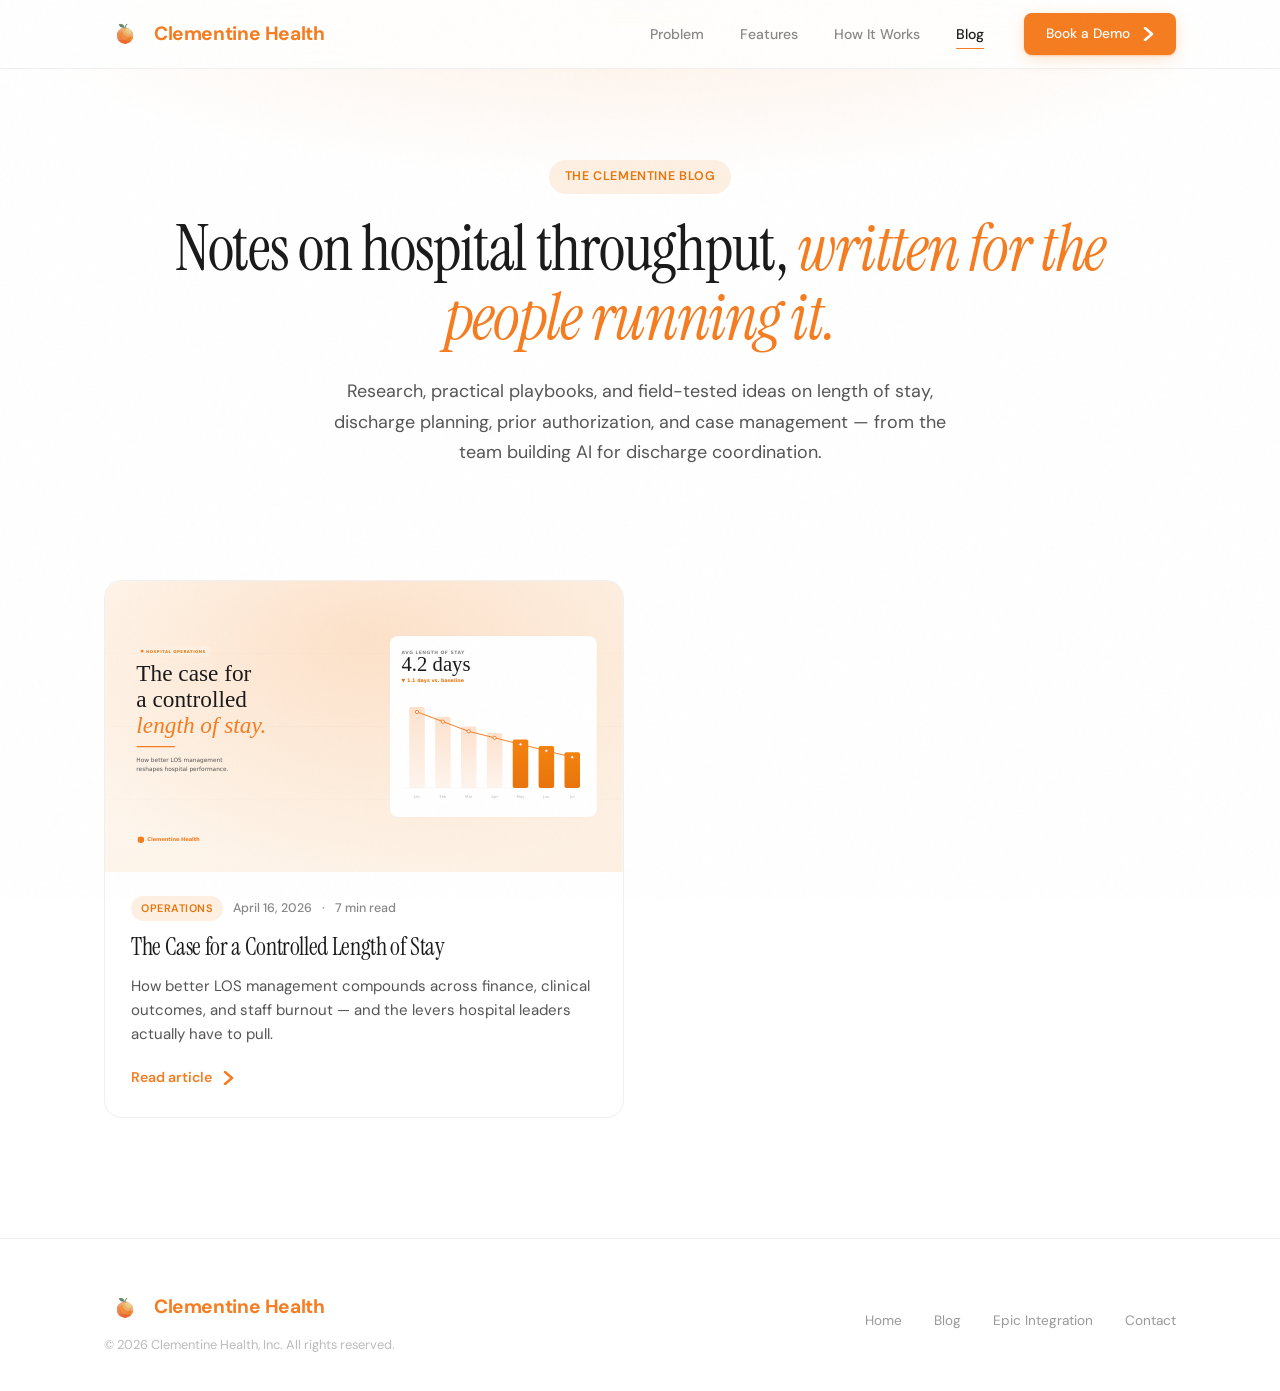
<file: blog/index.html>
<!DOCTYPE html>
<html lang="en">
<head>
  <meta charset="UTF-8">
  <meta name="viewport" content="width=device-width, initial-scale=1.0">
  <title>Blog — Clementine Health | Hospital Discharge, Length of Stay, and Case Management Insights</title>
  <meta name="description" content="Insights on reducing hospital length of stay, automating prior authorization, and modernizing discharge planning. Research, practical playbooks, and field-tested ideas from Clementine Health.">
  <link rel="canonical" href="https://clementinehealth.app/blog/">
  <meta name="robots" content="index, follow, max-image-preview:large">
  <meta name="theme-color" content="#F57C20">

  <!-- Open Graph -->
  <meta property="og:type" content="website">
  <meta property="og:site_name" content="Clementine Health">
  <meta property="og:title" content="Clementine Health Blog — Hospital Discharge & LOS Insights">
  <meta property="og:description" content="Research and practical playbooks on length of stay, discharge planning, and case management automation.">
  <meta property="og:url" content="https://clementinehealth.app/blog/">
  <meta property="og:image" content="https://clementinehealth.app/blog/covers/controlled-length-of-stay.svg">

  <!-- Twitter -->
  <meta name="twitter:card" content="summary_large_image">
  <meta name="twitter:title" content="Clementine Health Blog — Hospital Discharge & LOS Insights">
  <meta name="twitter:description" content="Research and practical playbooks on length of stay, discharge planning, and case management automation.">
  <meta name="twitter:image" content="https://clementinehealth.app/blog/covers/controlled-length-of-stay.svg">

  <link rel="icon" href="../logo.png" type="image/png">
  <link rel="preconnect" href="https://fonts.googleapis.com">
  <link rel="preconnect" href="https://fonts.gstatic.com" crossorigin>
  <link href="https://fonts.googleapis.com/css2?family=DM+Sans:ital,opsz,wght@0,9..40,100..1000;1,9..40,100..1000&family=Instrument+Serif:ital@0;1&display=swap" rel="stylesheet">
  <link rel="stylesheet" href="blog.css">

  <!-- JSON-LD: Blog listing -->
  <script type="application/ld+json">
  {
    "@context": "https://schema.org",
    "@type": "Blog",
    "name": "Clementine Health Blog",
    "description": "Insights on hospital length of stay, discharge planning, prior authorization, and case management automation.",
    "url": "https://clementinehealth.app/blog/",
    "publisher": {
      "@type": "Organization",
      "name": "Clementine Health",
      "url": "https://clementinehealth.app/",
      "logo": {
        "@type": "ImageObject",
        "url": "https://clementinehealth.app/logo.png"
      }
    },
    "blogPost": [
      {
        "@type": "BlogPosting",
        "headline": "The Case for a Controlled Length of Stay: How Better LOS Management Reshapes Hospital Performance",
        "url": "https://clementinehealth.app/blog/controlled-length-of-stay.html",
        "datePublished": "2026-04-16",
        "author": { "@type": "Person", "name": "Ajer Sher" }
      }
    ]
  }
  </script>
</head>
<body>

  <!-- Nav -->
  <nav class="nav" id="nav">
    <div class="container nav-inner">
      <a href="../index.html" class="wordmark">
        <span class="wordmark-icon"><img src="../logo.png" alt="Clementine Health"></span>
        Clementine Health
      </a>
      <div class="nav-links" id="navLinks">
        <a href="../index.html#problems">Problem</a>
        <a href="../index.html#features">Features</a>
        <a href="../index.html#how-it-works">How It Works</a>
        <a href="index.html" class="active">Blog</a>
        <div class="nav-cta">
          <a href="https://calendly.com/ajers-uchicago/clementine-demo" target="_blank" rel="noopener" class="btn btn-primary btn-arrow">Book a Demo
            <svg width="14" height="14" fill="none" stroke="currentColor" stroke-width="2.5" stroke-linecap="round" stroke-linejoin="round"><path d="M5 1l7 6-7 6"/></svg>
          </a>
        </div>
      </div>
      <button class="mobile-toggle" id="mobileToggle" aria-label="Menu">
        <span></span><span></span><span></span>
      </button>
    </div>
  </nav>

  <!-- Hero -->
  <header class="blog-hero">
    <div class="container">
      <span class="label reveal">The Clementine Blog</span>
      <h1 class="reveal reveal-d1">Notes on hospital throughput, <em>written for the people running it.</em></h1>
      <p class="reveal reveal-d2">Research, practical playbooks, and field-tested ideas on length of stay, discharge planning, prior authorization, and case management — from the team building AI for discharge coordination.</p>
    </div>
  </header>

  <!-- Post list -->
  <main class="post-list">
    <div class="container">
      <div class="post-grid">

        <article class="post-card reveal">
          <a href="controlled-length-of-stay.html" aria-label="Read: The Case for a Controlled Length of Stay">
            <div class="post-cover">
              <img src="covers/controlled-length-of-stay.svg" alt="Illustration showing hospital length of stay trending downward" loading="lazy">
            </div>
          </a>
          <div class="post-card-body">
            <div class="post-meta">
              <span class="tag">Operations</span>
              <span>April 16, 2026</span>
              <span>·</span>
              <span>7 min read</span>
            </div>
            <h2><a href="controlled-length-of-stay.html">The Case for a Controlled Length of Stay</a></h2>
            <p>How better LOS management compounds across finance, clinical outcomes, and staff burnout — and the levers hospital leaders actually have to pull.</p>
            <a href="controlled-length-of-stay.html" class="post-card-link">Read article
              <svg width="14" height="14" fill="none" stroke="currentColor" stroke-width="2.5" stroke-linecap="round" stroke-linejoin="round"><path d="M5 1l7 6-7 6"/></svg>
            </a>
          </div>
        </article>

      </div>
    </div>
  </main>

  <!-- Footer -->
  <footer class="footer">
    <div class="container footer-inner">
      <div class="footer-left">
        <span class="wordmark">
          <span class="wordmark-icon"><img src="../logo.png" alt="Clementine Health"></span>
          Clementine Health
        </span>
        <p>&copy; 2026 Clementine Health, Inc. All rights reserved.</p>
      </div>
      <div class="footer-links">
        <a href="../index.html">Home</a>
        <a href="index.html">Blog</a>
        <a href="../integrations/epic/">Epic Integration</a>
        <a href="mailto:ajer@iclementine.com">Contact</a>
      </div>
    </div>
  </footer>

  <script>
    const observer = new IntersectionObserver((entries) => {
      entries.forEach(entry => {
        if (entry.isIntersecting) {
          entry.target.classList.add('visible');
          observer.unobserve(entry.target);
        }
      });
    }, { threshold: 0.12, rootMargin: '0px 0px -40px 0px' });
    document.querySelectorAll('.reveal').forEach(el => observer.observe(el));

    let ticking = false;
    window.addEventListener('scroll', () => {
      if (!ticking) {
        requestAnimationFrame(() => {
          document.getElementById('nav').classList.toggle('scrolled', window.scrollY > 10);
          ticking = false;
        });
        ticking = true;
      }
    });

    const toggle = document.getElementById('mobileToggle');
    const navLinks = document.getElementById('navLinks');
    toggle.addEventListener('click', () => navLinks.classList.toggle('open'));
  </script>
</body>
</html>
</file>
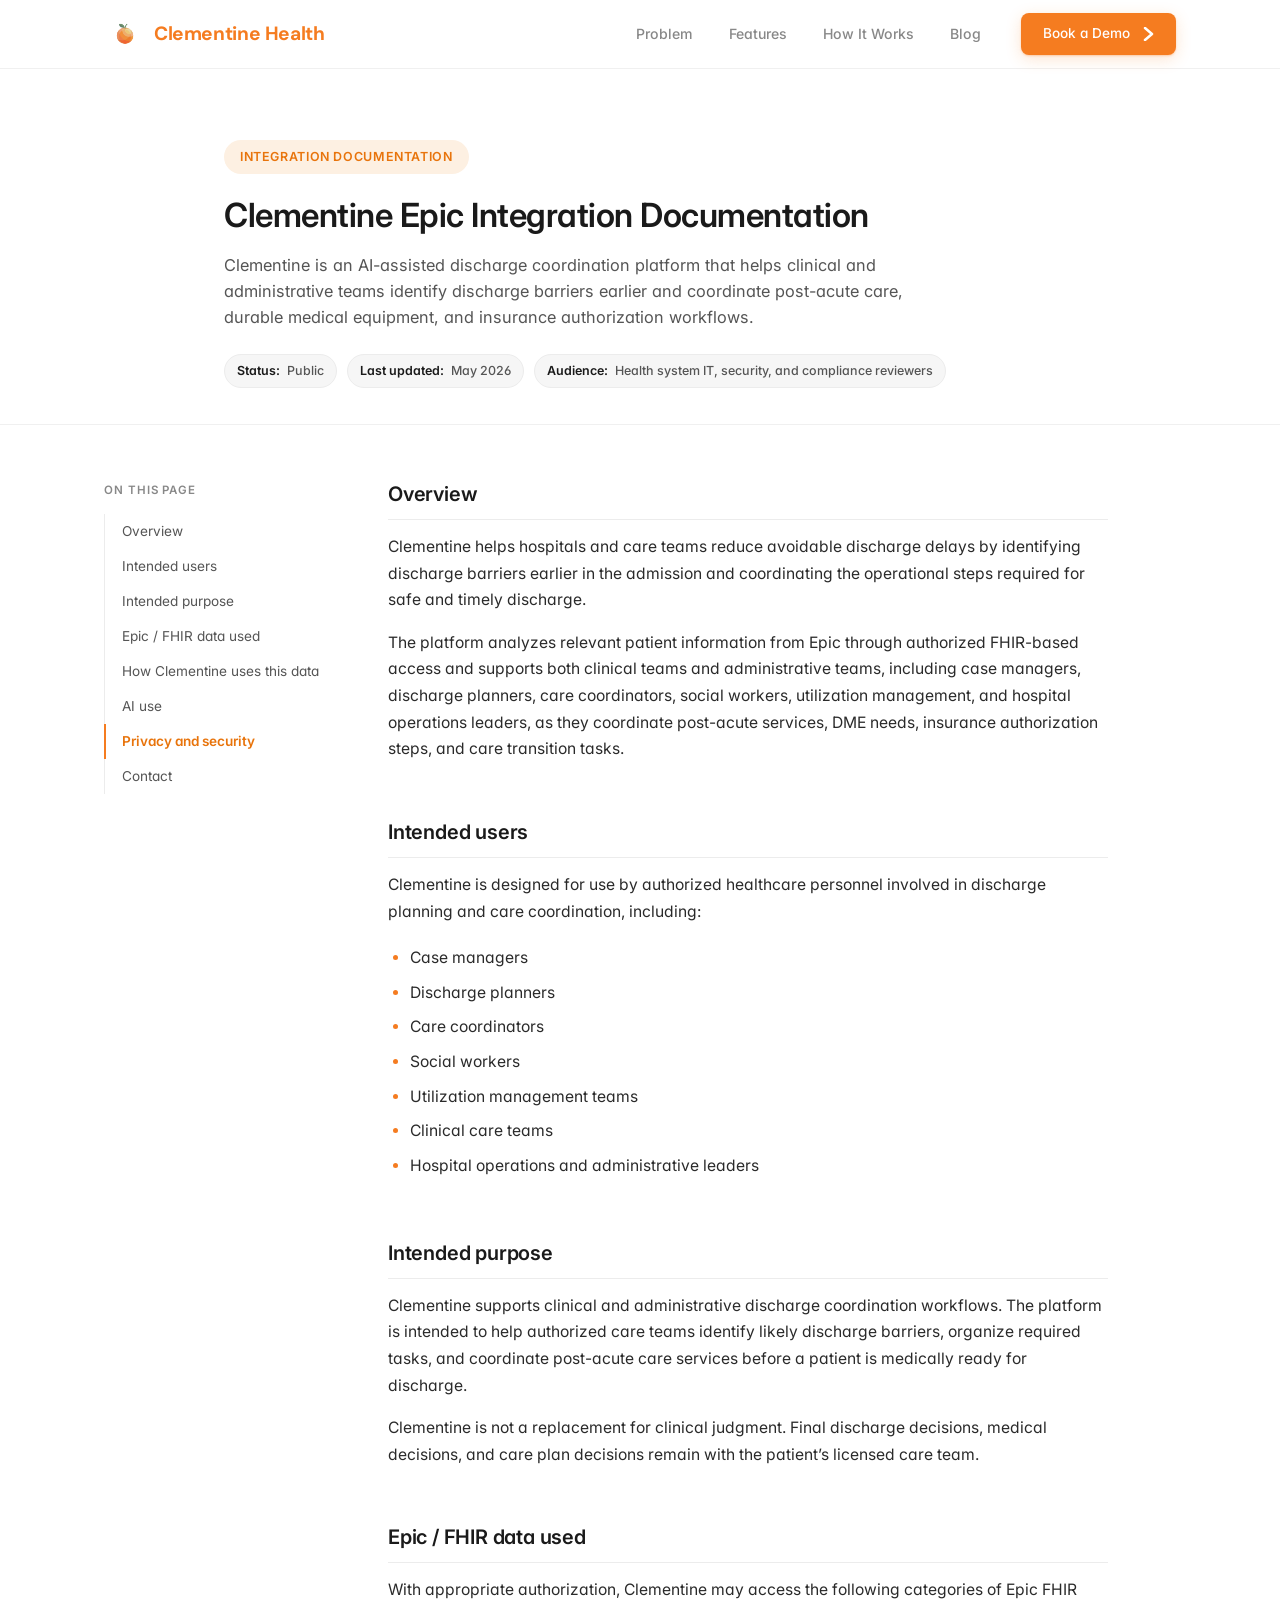
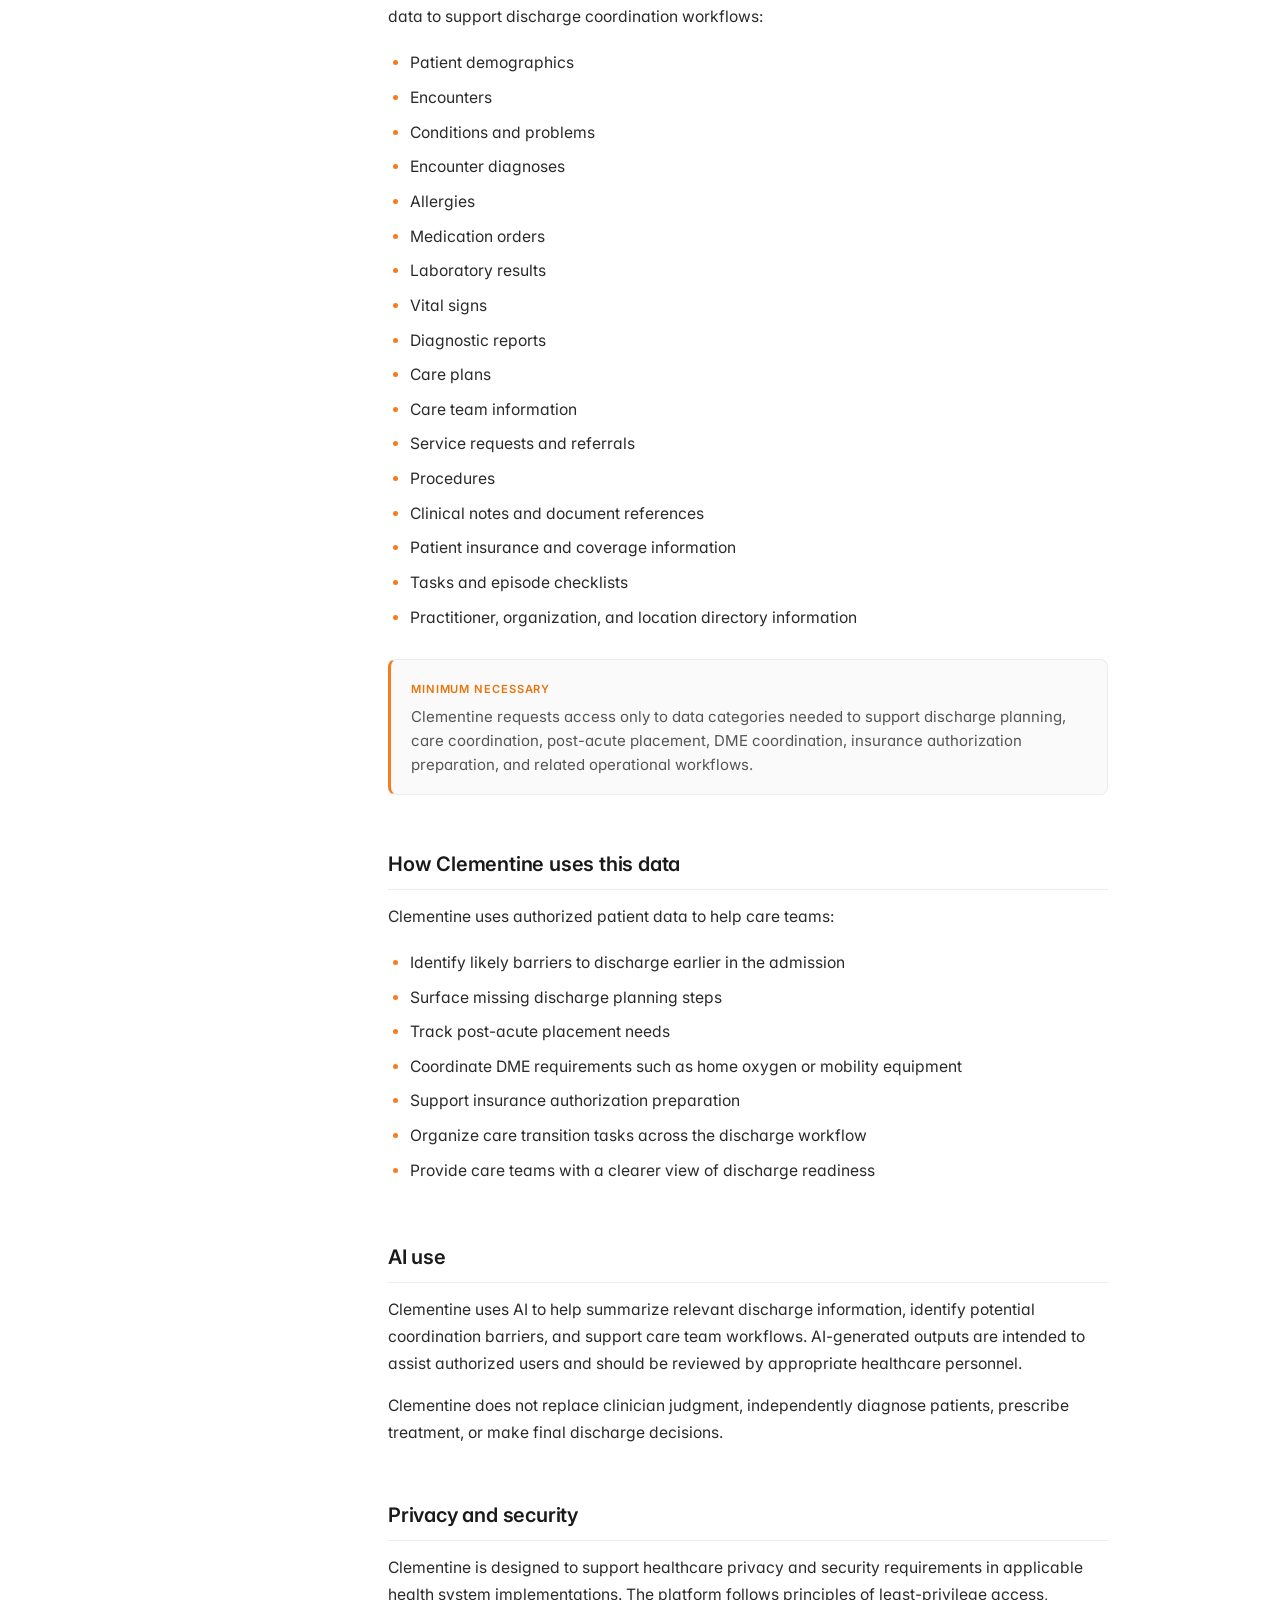
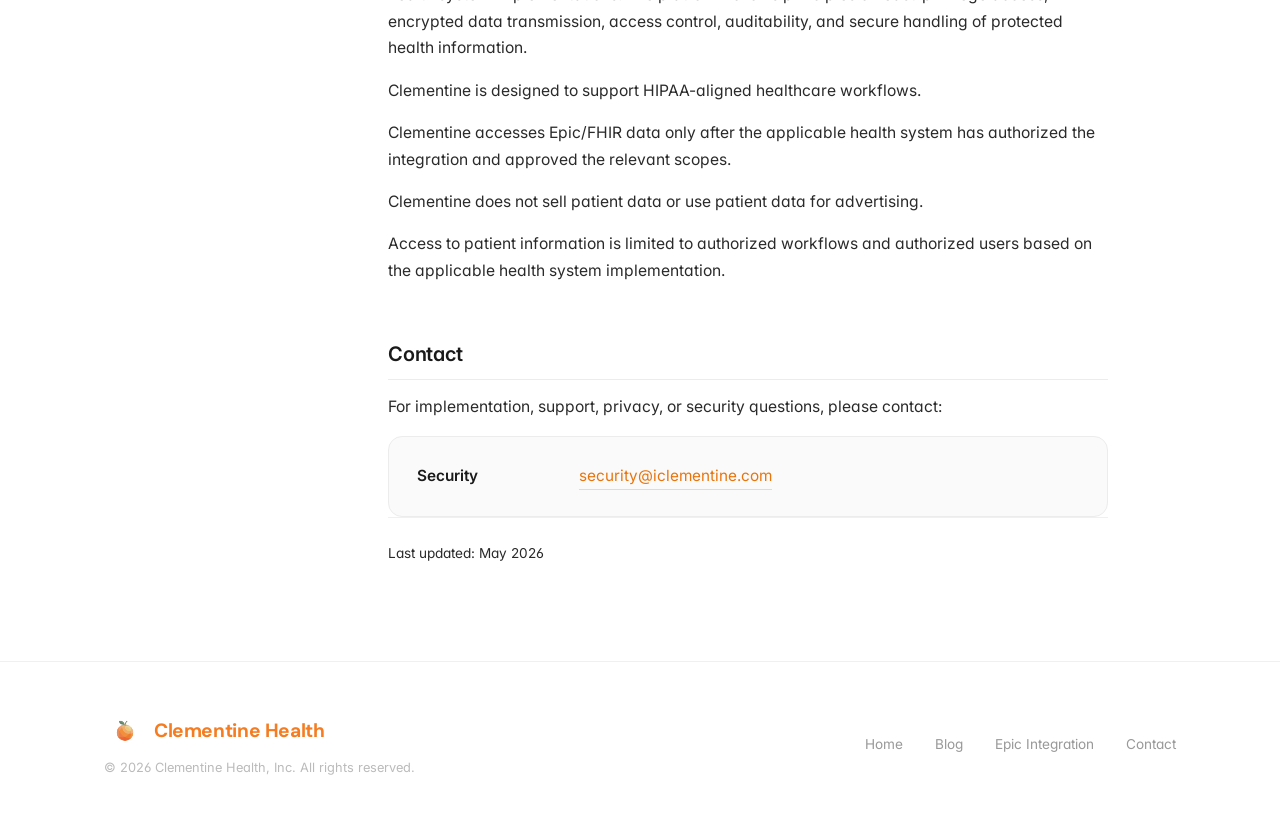
<file: integrations/epic/index.html>
<!DOCTYPE html>
<html lang="en">
<head>
  <meta charset="UTF-8">
  <meta name="viewport" content="width=device-width, initial-scale=1.0">
  <title>Clementine Epic Integration Documentation | Clementine Health</title>
  <meta name="description" content="Public documentation for the Clementine Health integration with Epic. Describes intended users, intended purpose, Epic/FHIR data accessed, AI use, authorization, privacy and security, and support contacts.">
  <meta name="keywords" content="Clementine Health, Epic integration, Epic on FHIR, FHIR, discharge coordination, public documentation, hospital, care coordination, HIPAA, healthcare privacy">
  <link rel="canonical" href="https://clementinehealth.app/integrations/epic/">
  <meta name="robots" content="index, follow">
  <meta name="theme-color" content="#F57C20">

  <!-- Open Graph -->
  <meta property="og:type" content="website">
  <meta property="og:site_name" content="Clementine Health">
  <meta property="og:title" content="Clementine Epic Integration Documentation">
  <meta property="og:description" content="Public documentation for the Clementine Health integration with Epic, covering intended use, data categories, privacy, and contact.">
  <meta property="og:url" content="https://clementinehealth.app/integrations/epic/">

  <!-- Twitter -->
  <meta name="twitter:card" content="summary">
  <meta name="twitter:title" content="Clementine Epic Integration Documentation">
  <meta name="twitter:description" content="Public documentation for the Clementine Health integration with Epic.">

  <link rel="icon" href="../../logo.png" type="image/png">
  <link rel="preconnect" href="https://fonts.googleapis.com">
  <link rel="preconnect" href="https://fonts.gstatic.com" crossorigin>
  <link href="https://fonts.googleapis.com/css2?family=DM+Sans:ital,opsz,wght@0,9..40,100..1000;1,9..40,100..1000&family=Inter:wght@400;500;600;700&display=swap" rel="stylesheet">

  <style>
    /* ── Inlined shared styles from blog.css ── */
    :root {
      --orange: #F57C20;
      --orange-deep: #E8740C;
      --orange-bright: #F5820D;
      --orange-glow: rgba(245, 124, 32, 0.12);
      --card-bg: #FDF0E2;
      --cream: #FFFBF5;
      --ink: #1a1a1a;
      --ink-light: #555;
      --ink-muted: #888;
      --border: rgba(0,0,0,0.06);
      --radius: 16px;
      --radius-sm: 10px;
    }
    *, *::before, *::after { box-sizing: border-box; margin: 0; padding: 0; }
    html { scroll-behavior: smooth; -webkit-font-smoothing: antialiased; -moz-osx-font-smoothing: grayscale; overflow-x: clip; }
    body {
      font-family: 'Inter', -apple-system, BlinkMacSystemFont, 'Helvetica Neue', Arial, sans-serif;
      color: var(--ink);
      background: #fff;
      line-height: 1.6;
      overflow-x: clip;
      font-feature-settings: "cv11", "ss01";
    }
    img { max-width: 100%; display: block; }
    a { text-decoration: none; color: inherit; }

    .container { max-width: 1120px; margin: 0 auto; padding: 0 24px; }

    .label {
      display: inline-flex;
      align-items: center;
      gap: 6px;
      font-size: 0.78rem;
      font-weight: 600;
      letter-spacing: 0.05em;
      text-transform: uppercase;
      color: var(--orange-deep);
      background: var(--card-bg);
      padding: 7px 16px;
      border-radius: 100px;
    }

    .btn {
      display: inline-flex;
      align-items: center;
      gap: 10px;
      font-family: inherit;
      font-size: 0.92rem;
      font-weight: 600;
      padding: 15px 30px;
      border-radius: var(--radius-sm);
      border: none;
      cursor: pointer;
      transition: all 0.25s cubic-bezier(0.4, 0, 0.2, 1);
    }
    .btn-primary {
      background: var(--orange);
      color: #fff;
      box-shadow: 0 1px 2px rgba(245,124,32,0.3), 0 4px 16px rgba(245,124,32,0.2);
    }
    .btn-primary:hover {
      background: var(--orange-deep);
      transform: translateY(-2px);
      box-shadow: 0 4px 8px rgba(245,124,32,0.3), 0 12px 28px rgba(245,124,32,0.2);
    }
    .btn-arrow svg { transition: transform 0.25s cubic-bezier(0.4, 0, 0.2, 1); flex-shrink: 0; }
    .btn-arrow:hover svg { transform: translateX(3px); }

    /* Nav */
    .nav {
      position: fixed;
      top: 0;
      left: 0;
      right: 0;
      z-index: 100;
      background: rgba(255,255,255,0.88);
      backdrop-filter: blur(16px) saturate(180%);
      -webkit-backdrop-filter: blur(16px) saturate(180%);
      border-bottom: 1px solid var(--border);
      transition: all 0.4s;
    }
    .nav.scrolled { box-shadow: 0 1px 20px rgba(0,0,0,0.05); }
    .nav-inner {
      display: flex;
      align-items: center;
      justify-content: space-between;
      height: 68px;
    }
    .wordmark {
      font-family: 'DM Sans', sans-serif;
      font-size: 1.2rem;
      font-weight: 700;
      color: var(--orange);
      letter-spacing: -0.02em;
      display: flex;
      align-items: center;
      gap: 8px;
    }
    .wordmark-icon {
      width: 42px;
      height: 42px;
      display: flex;
      align-items: center;
      justify-content: center;
      flex-shrink: 0;
      color: var(--orange);
    }
    .wordmark-icon img { width: 100%; height: 100%; object-fit: contain; }
    .wordmark-icon svg { width: 100%; height: 100%; }
    .nav-links { display: flex; align-items: center; gap: 36px; }
    .nav-links a {
      font-size: 0.88rem;
      font-weight: 500;
      color: var(--ink-muted);
      transition: color 0.2s;
      position: relative;
    }
    .nav-links a:hover, .nav-links a.active { color: var(--ink); }
    .nav-links a::after {
      content: '';
      position: absolute;
      bottom: -4px;
      left: 0;
      right: 0;
      height: 1.5px;
      background: var(--orange);
      transform: scaleX(0);
      transition: transform 0.25s cubic-bezier(0.4, 0, 0.2, 1);
      border-radius: 1px;
    }
    .nav-links a:hover::after, .nav-links a.active::after { transform: scaleX(1); }
    .nav-cta { margin-left: 4px; }
    .nav-cta .btn { padding: 10px 22px; font-size: 0.85rem; border-radius: 8px; }
    .nav-cta .btn-primary { color: #fff !important; }
    .mobile-toggle { display: none; background: none; border: none; cursor: pointer; padding: 8px; }
    .mobile-toggle span { display: block; width: 20px; height: 1.5px; background: var(--ink); margin: 5px 0; border-radius: 2px; transition: all 0.3s; }

    /* Footer — matches the rest of the site */
    .footer {
      padding: 48px 0 36px;
      border-top: 1px solid #f0f0f0;
    }
    .footer-inner {
      display: flex;
      justify-content: space-between;
      align-items: center;
      flex-wrap: wrap;
      gap: 16px;
    }
    .footer-left .wordmark { margin-bottom: 6px; }
    .footer-left p { font-size: 0.8rem; color: #bbb; }
    .footer-links { display: flex; gap: 32px; }
    .footer-links a { font-size: 0.85rem; color: #999; transition: color 0.2s; }
    .footer-links a:hover { color: var(--orange); }

    /* ── Page-specific: docs layout ── */

    .docs-hero {
      padding: 140px 0 36px;
      border-bottom: 1px solid var(--border);
      background: #fff;
    }
    .docs-hero-inner { max-width: 880px; margin: 0 auto; }
    .docs-hero .label {
      background: #FDF0E2;
      color: var(--orange-deep);
      margin-bottom: 22px;
    }
    .docs-hero h1 {
      font-family: 'Inter', -apple-system, BlinkMacSystemFont, sans-serif;
      font-size: clamp(1.65rem, 2.6vw, 2.15rem);
      font-weight: 600;
      line-height: 1.2;
      letter-spacing: -0.015em;
      margin-bottom: 16px;
      color: var(--ink);
    }
    .docs-hero .lede {
      font-size: 1.02rem;
      line-height: 1.6;
      color: var(--ink-light);
      max-width: 720px;
      letter-spacing: 0;
    }
    .docs-meta {
      display: flex;
      flex-wrap: wrap;
      gap: 10px;
      margin-top: 24px;
    }
    .docs-meta .pill {
      font-size: 0.78rem;
      font-weight: 500;
      color: #555;
      background: #f6f6f6;
      border: 1px solid #ececec;
      padding: 6px 12px;
      border-radius: 100px;
    }
    .docs-meta .pill strong {
      color: var(--ink);
      font-weight: 600;
      margin-right: 4px;
    }

    /* ── Docs layout: sidebar TOC + body ── */
    .docs-shell {
      max-width: 1120px;
      margin: 0 auto;
      padding: 56px 24px 96px;
      display: grid;
      grid-template-columns: 220px minmax(0, 1fr);
      gap: 64px;
      align-items: start;
    }
    .docs-toc {
      position: sticky;
      top: 96px;
      align-self: start;
      font-size: 0.85rem;
    }
    .docs-toc h4 {
      font-size: 0.72rem;
      font-weight: 600;
      letter-spacing: 0.08em;
      text-transform: uppercase;
      color: var(--ink-muted);
      margin-bottom: 14px;
    }
    .docs-toc ol {
      list-style: none;
      padding: 0;
      margin: 0;
      border-left: 1px solid #ececec;
    }
    .docs-toc li { padding: 0; }
    .docs-toc a {
      display: block;
      padding: 8px 0 8px 16px;
      margin-left: -1px;
      border-left: 2px solid transparent;
      color: var(--ink-light);
      line-height: 1.4;
      transition: color 0.15s, border-color 0.15s;
    }
    .docs-toc a:hover { color: var(--ink); }
    .docs-toc a.active {
      color: var(--orange-deep);
      border-left-color: var(--orange);
      font-weight: 600;
    }

    .docs-body {
      max-width: 720px;
      font-size: 0.98rem;
      line-height: 1.7;
      color: #2a2a2a;
      letter-spacing: 0;
    }
    .docs-body section { scroll-margin-top: 88px; }
    .docs-body section + section { margin-top: 56px; }
    .docs-body h2 {
      font-family: 'Inter', -apple-system, BlinkMacSystemFont, sans-serif;
      font-weight: 600;
      font-size: 1.25rem;
      line-height: 1.3;
      letter-spacing: -0.01em;
      color: var(--ink);
      margin-bottom: 14px;
      padding-bottom: 12px;
      border-bottom: 1px solid #ececec;
    }
    .docs-body p { margin: 0 0 1em; color: #2a2a2a; }
    .docs-body p:last-child { margin-bottom: 0; }
    .docs-body strong { color: var(--ink); font-weight: 600; }
    .docs-body ul {
      list-style: disc;
      padding-left: 1.4em;
      margin: 0 0 1em;
    }
    .docs-body ul li {
      padding: 4px 0;
      color: #2a2a2a;
    }
    .docs-body ul li::marker { color: var(--orange); }
    .docs-body ul.user-list li,
    .docs-body ul.data-list li { font-size: 0.98rem; }

    .docs-note {
      background: #fafafa;
      border: 1px solid #ececec;
      border-left: 3px solid var(--orange);
      border-radius: 8px;
      padding: 16px 20px;
      margin: 24px 0 0;
      font-size: 0.94rem;
      color: var(--ink-light);
      line-height: 1.6;
    }
    .docs-note-label {
      display: inline-block;
      font-size: 0.7rem;
      font-weight: 600;
      letter-spacing: 0.08em;
      text-transform: uppercase;
      color: var(--orange-deep);
      margin-bottom: 6px;
    }
    .docs-note p { margin: 0; color: var(--ink-light); }

    .contact-card {
      background: #fafafa;
      border: 1px solid #ececec;
      border-radius: 14px;
      padding: 26px 28px;
      margin-top: 8px;
    }
    .contact-card .contact-row {
      display: flex;
      flex-wrap: wrap;
      align-items: baseline;
      gap: 12px;
      padding: 12px 0;
      border-bottom: 1px solid #ececec;
      font-size: 0.96rem;
    }
    .contact-card .contact-row:first-child { padding-top: 0; }
    .contact-card .contact-row:last-child { border-bottom: none; padding-bottom: 0; }
    .contact-card .contact-label {
      min-width: 150px;
      font-weight: 600;
      color: var(--ink);
    }
    .contact-card a {
      color: var(--orange-deep);
      border-bottom: 1px solid rgba(245,124,32,0.3);
      transition: border-color 0.15s;
    }
    .contact-card a:hover { border-color: var(--orange); }

    .docs-footer-meta {
      margin-top: 64px;
      padding-top: 24px;
      border-top: 1px solid #f0f0f0;
      font-size: 0.85rem;
      color: var(--ink-muted);
    }

    /* Responsive */
    @media (max-width: 900px) {
      .docs-shell {
        grid-template-columns: 1fr;
        gap: 32px;
        padding: 40px 20px 72px;
      }
      .docs-toc {
        position: static;
        border: 1px solid #ececec;
        border-radius: 12px;
        padding: 18px 20px;
      }
      .docs-toc ol { border-left: none; }
      .docs-toc a {
        padding: 6px 0;
        margin-left: 0;
        border-left: none;
      }
      .docs-toc a.active {
        border-left: none;
        color: var(--orange-deep);
      }
      .docs-hero { padding: 120px 0 28px; }
      .footer-inner { flex-direction: column; text-align: center; }
      .footer-links { justify-content: center; flex-wrap: wrap; gap: 20px; }
    }
  </style>
</head>
<body>

  <!-- Nav -->
  <nav class="nav" id="nav">
    <div class="container nav-inner">
      <a href="../../index.html" class="wordmark">
        <span class="wordmark-icon"><img src="../../logo.png" alt="Clementine Health"></span>
        Clementine Health
      </a>
      <div class="nav-links" id="navLinks">
        <a href="../../index.html#problems">Problem</a>
        <a href="../../index.html#features">Features</a>
        <a href="../../index.html#how-it-works">How It Works</a>
        <a href="../../blog/index.html">Blog</a>
        <div class="nav-cta">
          <a href="https://calendly.com/ajers-uchicago/clementine-demo" target="_blank" rel="noopener" class="btn btn-primary btn-arrow">Book a Demo
            <svg width="14" height="14" fill="none" stroke="currentColor" stroke-width="2.5" stroke-linecap="round" stroke-linejoin="round"><path d="M5 1l7 6-7 6"/></svg>
          </a>
        </div>
      </div>
      <button class="mobile-toggle" id="mobileToggle" aria-label="Menu">
        <span></span><span></span><span></span>
      </button>
    </div>
  </nav>

  <!-- Hero -->
  <header class="docs-hero">
    <div class="container docs-hero-inner">
      <span class="label">Integration Documentation</span>
      <h1>Clementine Epic Integration Documentation</h1>
      <p class="lede">Clementine is an AI-assisted discharge coordination platform that helps clinical and administrative teams identify discharge barriers earlier and coordinate post-acute care, durable medical equipment, and insurance authorization workflows.</p>
      <div class="docs-meta">
        <span class="pill"><strong>Status:</strong> Public</span>
        <span class="pill"><strong>Last updated:</strong> May 2026</span>
        <span class="pill"><strong>Audience:</strong> Health system IT, security, and compliance reviewers</span>
      </div>
    </div>
  </header>

  <!-- Docs body -->
  <div class="docs-shell">

    <aside class="docs-toc" aria-label="On this page">
      <h4>On this page</h4>
      <ol>
        <li><a href="#overview">Overview</a></li>
        <li><a href="#intended-users">Intended users</a></li>
        <li><a href="#intended-purpose">Intended purpose</a></li>
        <li><a href="#data-used">Epic / FHIR data used</a></li>
        <li><a href="#how-we-use-data">How Clementine uses this data</a></li>
        <li><a href="#ai-use">AI use</a></li>
        <li><a href="#privacy-security">Privacy and security</a></li>
        <li><a href="#contact">Contact</a></li>
      </ol>
    </aside>

    <main class="docs-body">

      <section id="overview">
        <h2>Overview</h2>
        <p>Clementine helps hospitals and care teams reduce avoidable discharge delays by identifying discharge barriers earlier in the admission and coordinating the operational steps required for safe and timely discharge.</p>
        <p>The platform analyzes relevant patient information from Epic through authorized FHIR-based access and supports both clinical teams and administrative teams, including case managers, discharge planners, care coordinators, social workers, utilization management, and hospital operations leaders, as they coordinate post-acute services, DME needs, insurance authorization steps, and care transition tasks.</p>
      </section>

      <section id="intended-users">
        <h2>Intended users</h2>
        <p>Clementine is designed for use by authorized healthcare personnel involved in discharge planning and care coordination, including:</p>
        <ul class="user-list">
          <li>Case managers</li>
          <li>Discharge planners</li>
          <li>Care coordinators</li>
          <li>Social workers</li>
          <li>Utilization management teams</li>
          <li>Clinical care teams</li>
          <li>Hospital operations and administrative leaders</li>
        </ul>
      </section>

      <section id="intended-purpose">
        <h2>Intended purpose</h2>
        <p>Clementine supports clinical and administrative discharge coordination workflows. The platform is intended to help authorized care teams identify likely discharge barriers, organize required tasks, and coordinate post-acute care services before a patient is medically ready for discharge.</p>
        <p>Clementine is not a replacement for clinical judgment. Final discharge decisions, medical decisions, and care plan decisions remain with the patient&rsquo;s licensed care team.</p>
      </section>

      <section id="data-used">
        <h2>Epic / FHIR data used</h2>
        <p>With appropriate authorization, Clementine may access the following categories of Epic FHIR data to support discharge coordination workflows:</p>
        <ul class="data-list">
          <li>Patient demographics</li>
          <li>Encounters</li>
          <li>Conditions and problems</li>
          <li>Encounter diagnoses</li>
          <li>Allergies</li>
          <li>Medication orders</li>
          <li>Laboratory results</li>
          <li>Vital signs</li>
          <li>Diagnostic reports</li>
          <li>Care plans</li>
          <li>Care team information</li>
          <li>Service requests and referrals</li>
          <li>Procedures</li>
          <li>Clinical notes and document references</li>
          <li>Patient insurance and coverage information</li>
          <li>Tasks and episode checklists</li>
          <li>Practitioner, organization, and location directory information</li>
        </ul>
        <aside class="docs-note" aria-label="Minimum necessary">
          <span class="docs-note-label">Minimum necessary</span>
          <p>Clementine requests access only to data categories needed to support discharge planning, care coordination, post-acute placement, DME coordination, insurance authorization preparation, and related operational workflows.</p>
        </aside>
      </section>

      <section id="how-we-use-data">
        <h2>How Clementine uses this data</h2>
        <p>Clementine uses authorized patient data to help care teams:</p>
        <ul>
          <li>Identify likely barriers to discharge earlier in the admission</li>
          <li>Surface missing discharge planning steps</li>
          <li>Track post-acute placement needs</li>
          <li>Coordinate DME requirements such as home oxygen or mobility equipment</li>
          <li>Support insurance authorization preparation</li>
          <li>Organize care transition tasks across the discharge workflow</li>
          <li>Provide care teams with a clearer view of discharge readiness</li>
        </ul>
      </section>

      <section id="ai-use">
        <h2>AI use</h2>
        <p>Clementine uses AI to help summarize relevant discharge information, identify potential coordination barriers, and support care team workflows. AI-generated outputs are intended to assist authorized users and should be reviewed by appropriate healthcare personnel.</p>
        <p>Clementine does not replace clinician judgment, independently diagnose patients, prescribe treatment, or make final discharge decisions.</p>
      </section>

      <section id="privacy-security">
        <h2>Privacy and security</h2>
        <p>Clementine is designed to support healthcare privacy and security requirements in applicable health system implementations. The platform follows principles of least-privilege access, encrypted data transmission, access control, auditability, and secure handling of protected health information.</p>
        <p>Clementine is designed to support HIPAA-aligned healthcare workflows.</p>
        <p>Clementine accesses Epic/FHIR data only after the applicable health system has authorized the integration and approved the relevant scopes.</p>
        <p>Clementine does not sell patient data or use patient data for advertising.</p>
        <p>Access to patient information is limited to authorized workflows and authorized users based on the applicable health system implementation.</p>
      </section>

      <section id="contact">
        <h2>Contact</h2>
        <p>For implementation, support, privacy, or security questions, please contact:</p>
        <div class="contact-card">
          <div class="contact-row">
            <span class="contact-label">Security</span>
            <a href="mailto:security@iclementine.com">security@iclementine.com</a>
          </div>
        </div>
      </section>

      <p class="docs-footer-meta">Last updated: May 2026</p>

    </main>
  </div>

  <!-- Footer -->
  <footer class="footer">
    <div class="container footer-inner">
      <div class="footer-left">
        <span class="wordmark">
          <span class="wordmark-icon"><img src="../../logo.png" alt="Clementine Health"></span>
          Clementine Health
        </span>
        <p>&copy; 2026 Clementine Health, Inc. All rights reserved.</p>
      </div>
      <div class="footer-links">
        <a href="../../index.html">Home</a>
        <a href="../../blog/index.html">Blog</a>
        <a href="../../integrations/epic/">Epic Integration</a>
        <a href="mailto:security@iclementine.com">Contact</a>
      </div>
    </div>
  </footer>

  <script>
    // Nav scroll shadow
    let ticking = false;
    window.addEventListener('scroll', () => {
      if (!ticking) {
        requestAnimationFrame(() => {
          document.getElementById('nav').classList.toggle('scrolled', window.scrollY > 10);
          ticking = false;
        });
        ticking = true;
      }
    });

    // Mobile menu
    const toggle = document.getElementById('mobileToggle');
    const navLinks = document.getElementById('navLinks');
    toggle.addEventListener('click', () => navLinks.classList.toggle('open'));

    // TOC active-section highlighting + explicit click-to-jump
    const tocLinks = document.querySelectorAll('.docs-toc a');
    const sections = document.querySelectorAll('.docs-body section[id]');
    const byId = {};
    tocLinks.forEach(a => { byId[a.getAttribute('href').slice(1)] = a; });

    const setActive = (id) => {
      tocLinks.forEach(a => a.classList.remove('active'));
      if (byId[id]) byId[id].classList.add('active');
    };

    // Explicit smooth-scroll on click — works even when hash navigation
    // is intercepted (e.g. preview iframes).
    tocLinks.forEach(link => {
      link.addEventListener('click', (e) => {
        const id = link.getAttribute('href').slice(1);
        const target = document.getElementById(id);
        if (!target) return;
        e.preventDefault();
        const y = target.getBoundingClientRect().top + window.scrollY - 88;
        window.scrollTo({ top: y, behavior: 'smooth' });
        history.replaceState(null, '', '#' + id);
        setActive(id);
      });
    });

    const tocObserver = new IntersectionObserver((entries) => {
      const visible = entries
        .filter(e => e.isIntersecting)
        .sort((a, b) => a.boundingClientRect.top - b.boundingClientRect.top);
      if (visible.length) setActive(visible[0].target.id);
    }, { rootMargin: '-96px 0px -60% 0px', threshold: 0 });

    sections.forEach(s => tocObserver.observe(s));
  </script>
</body>
</html>
</file>
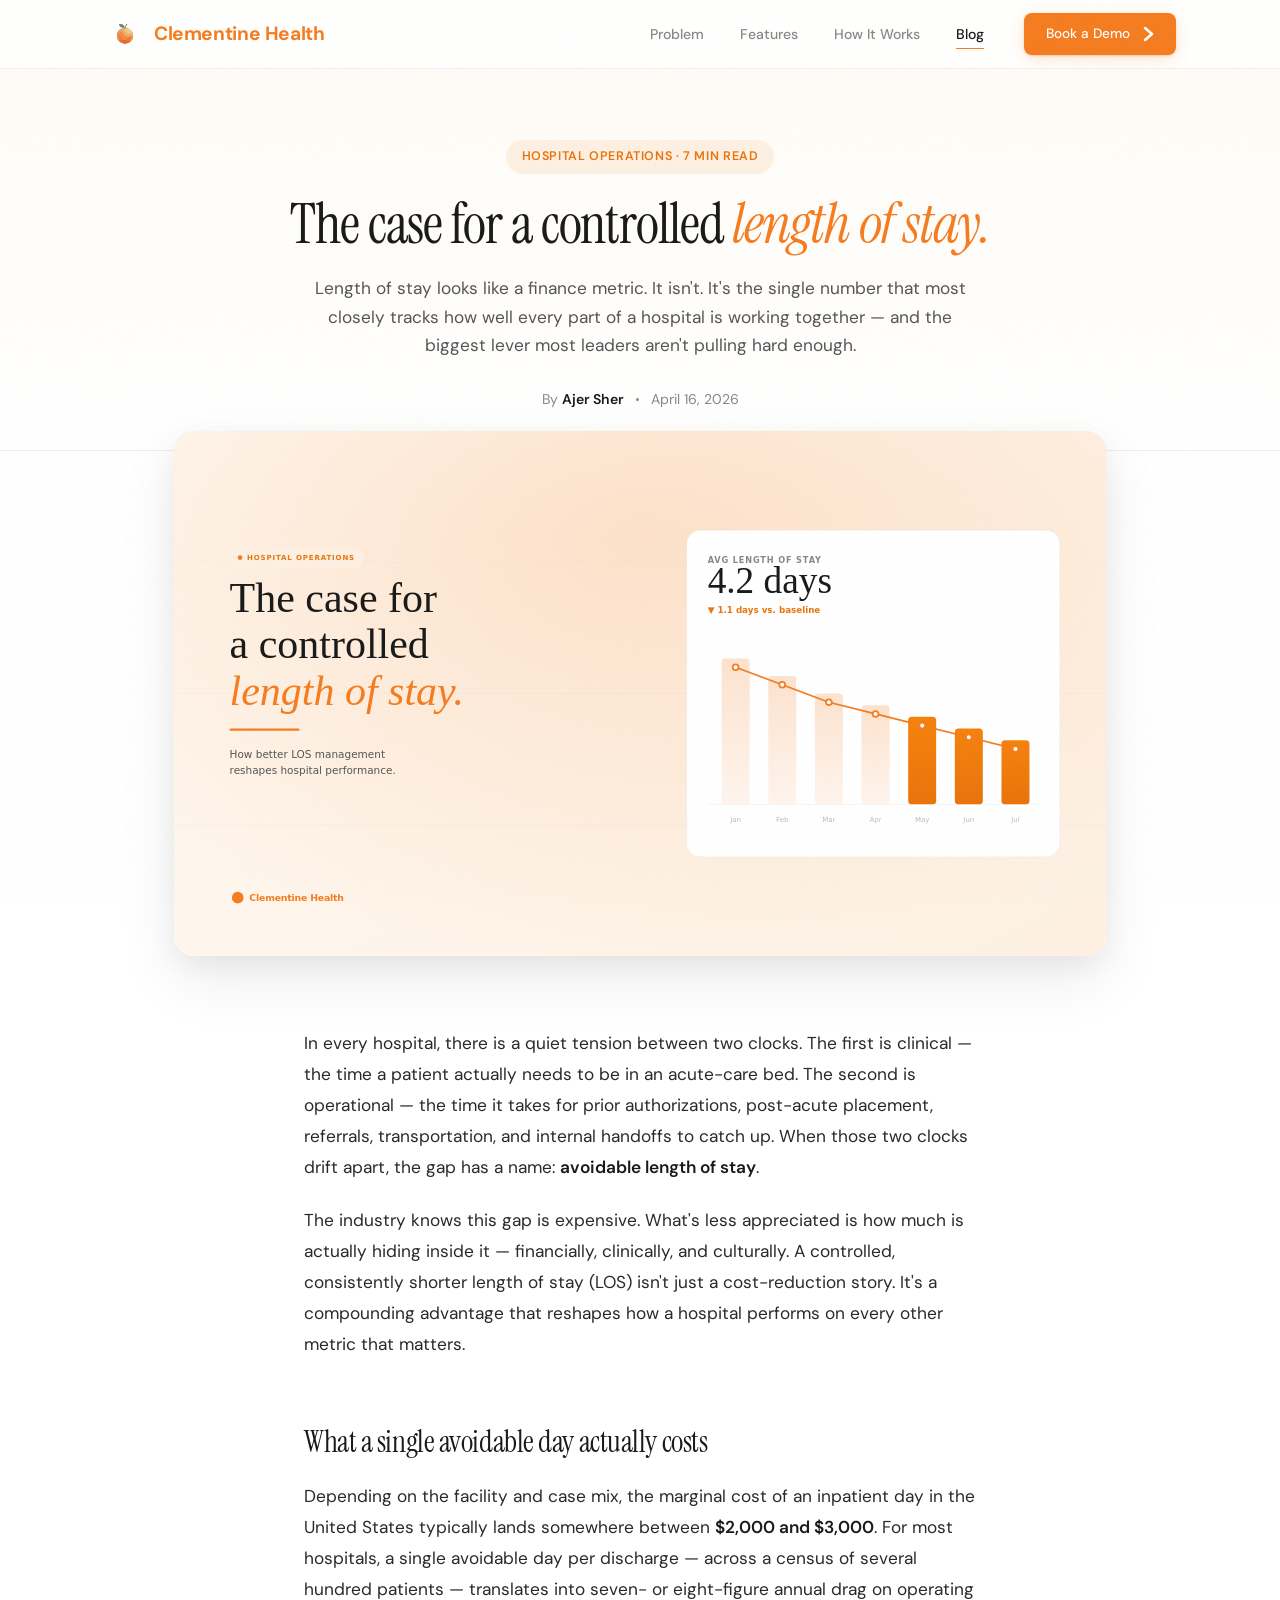
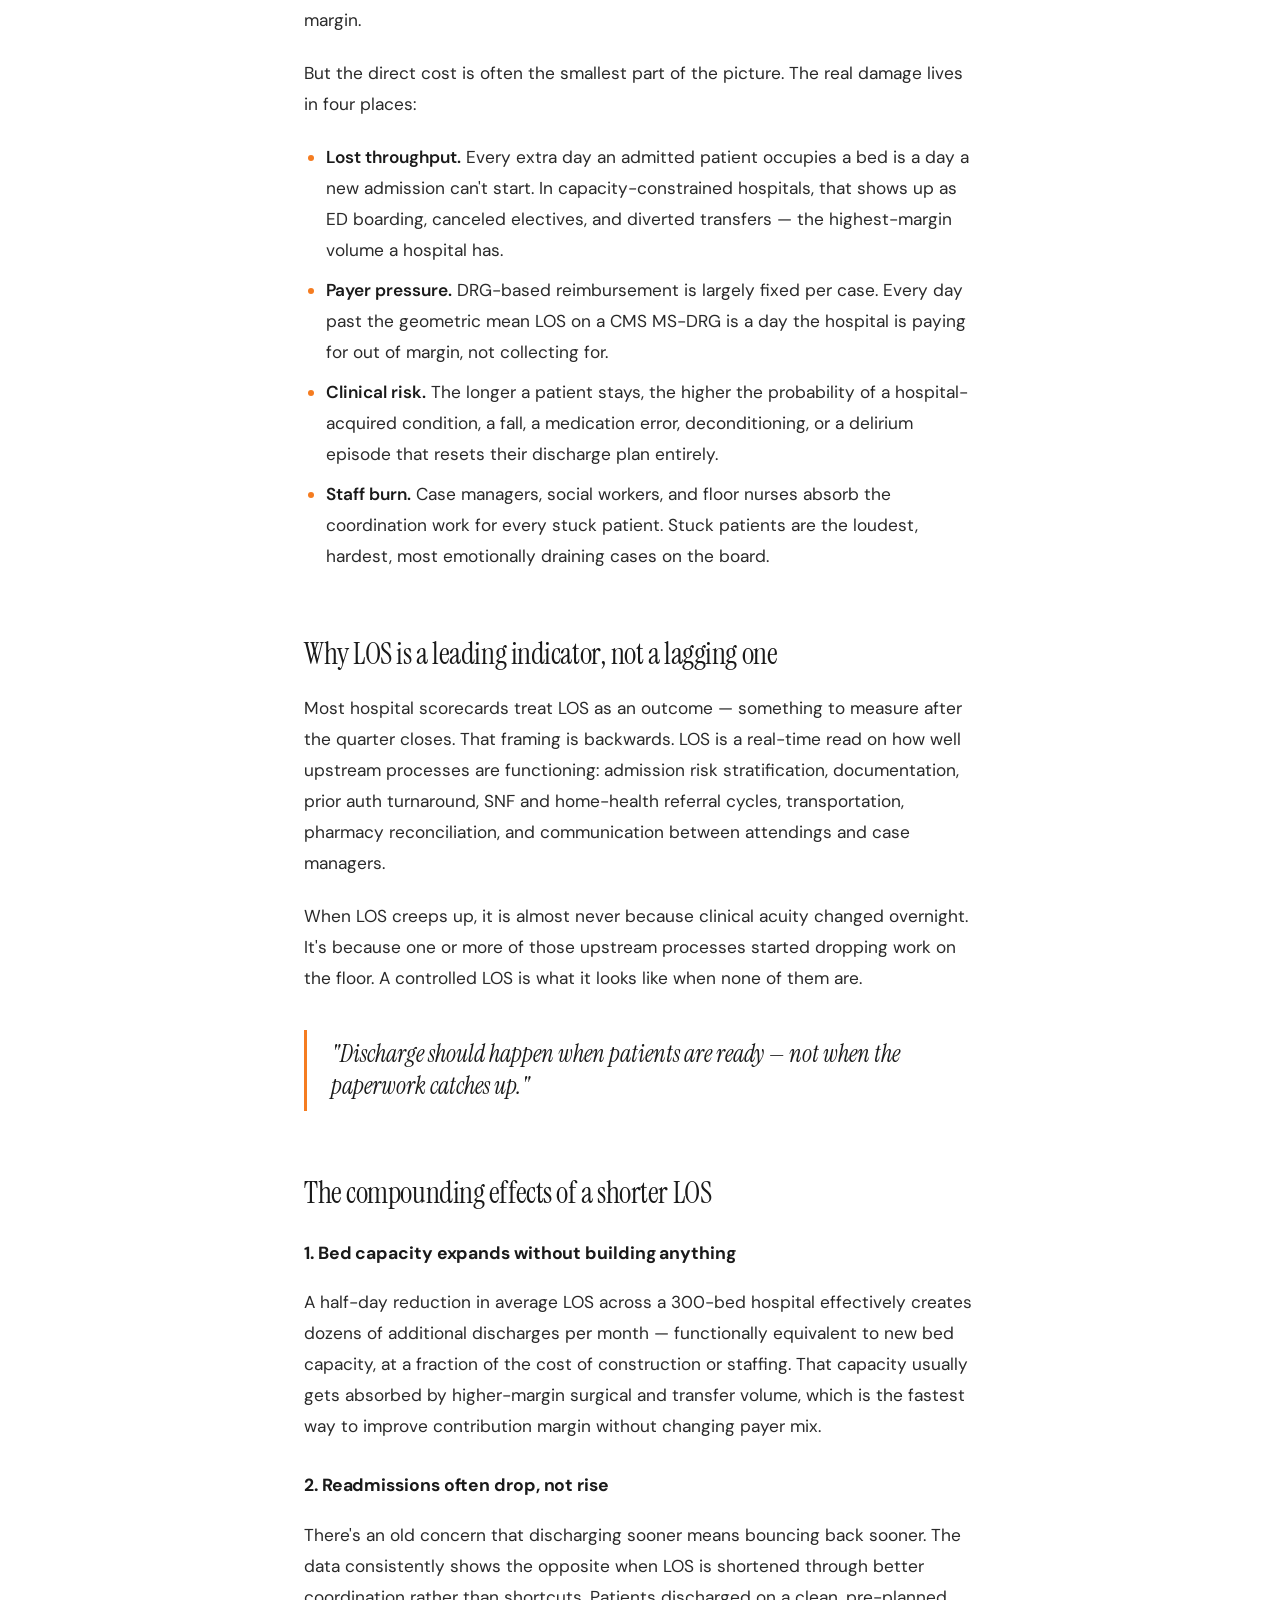
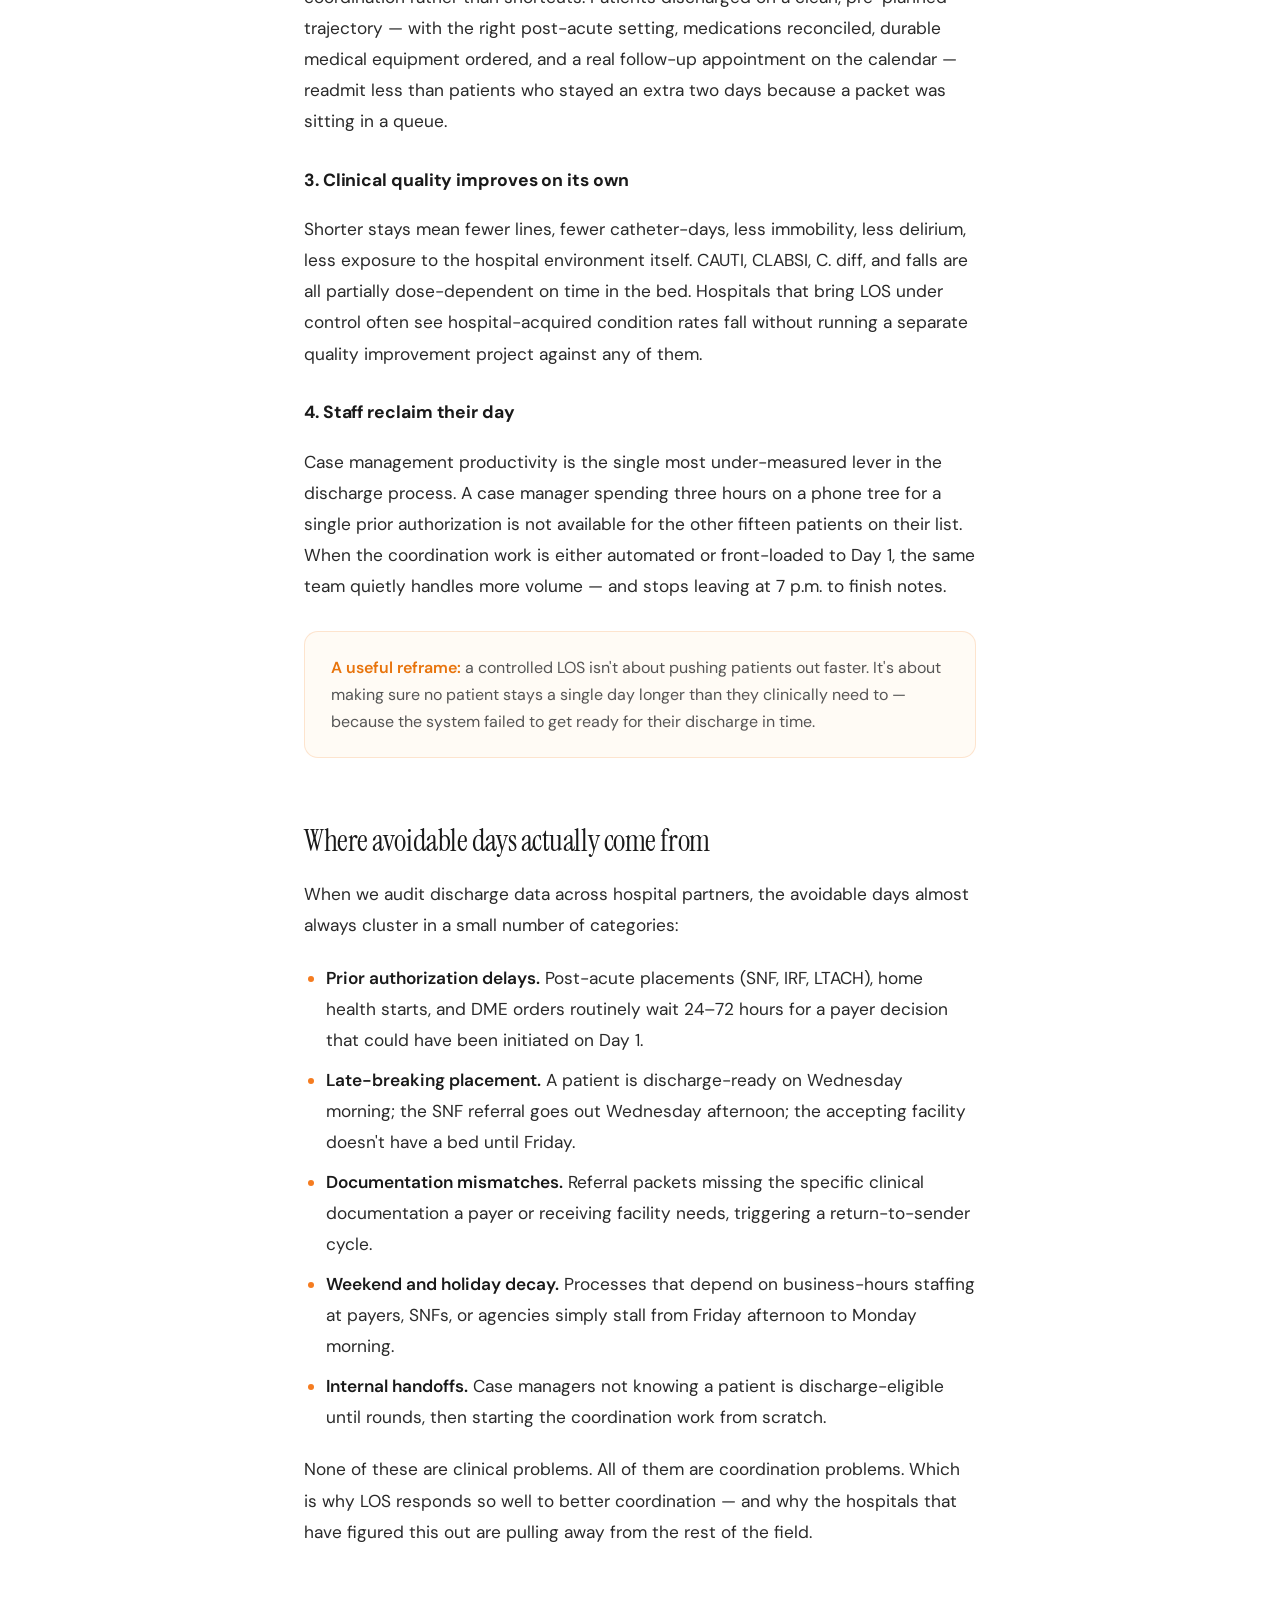
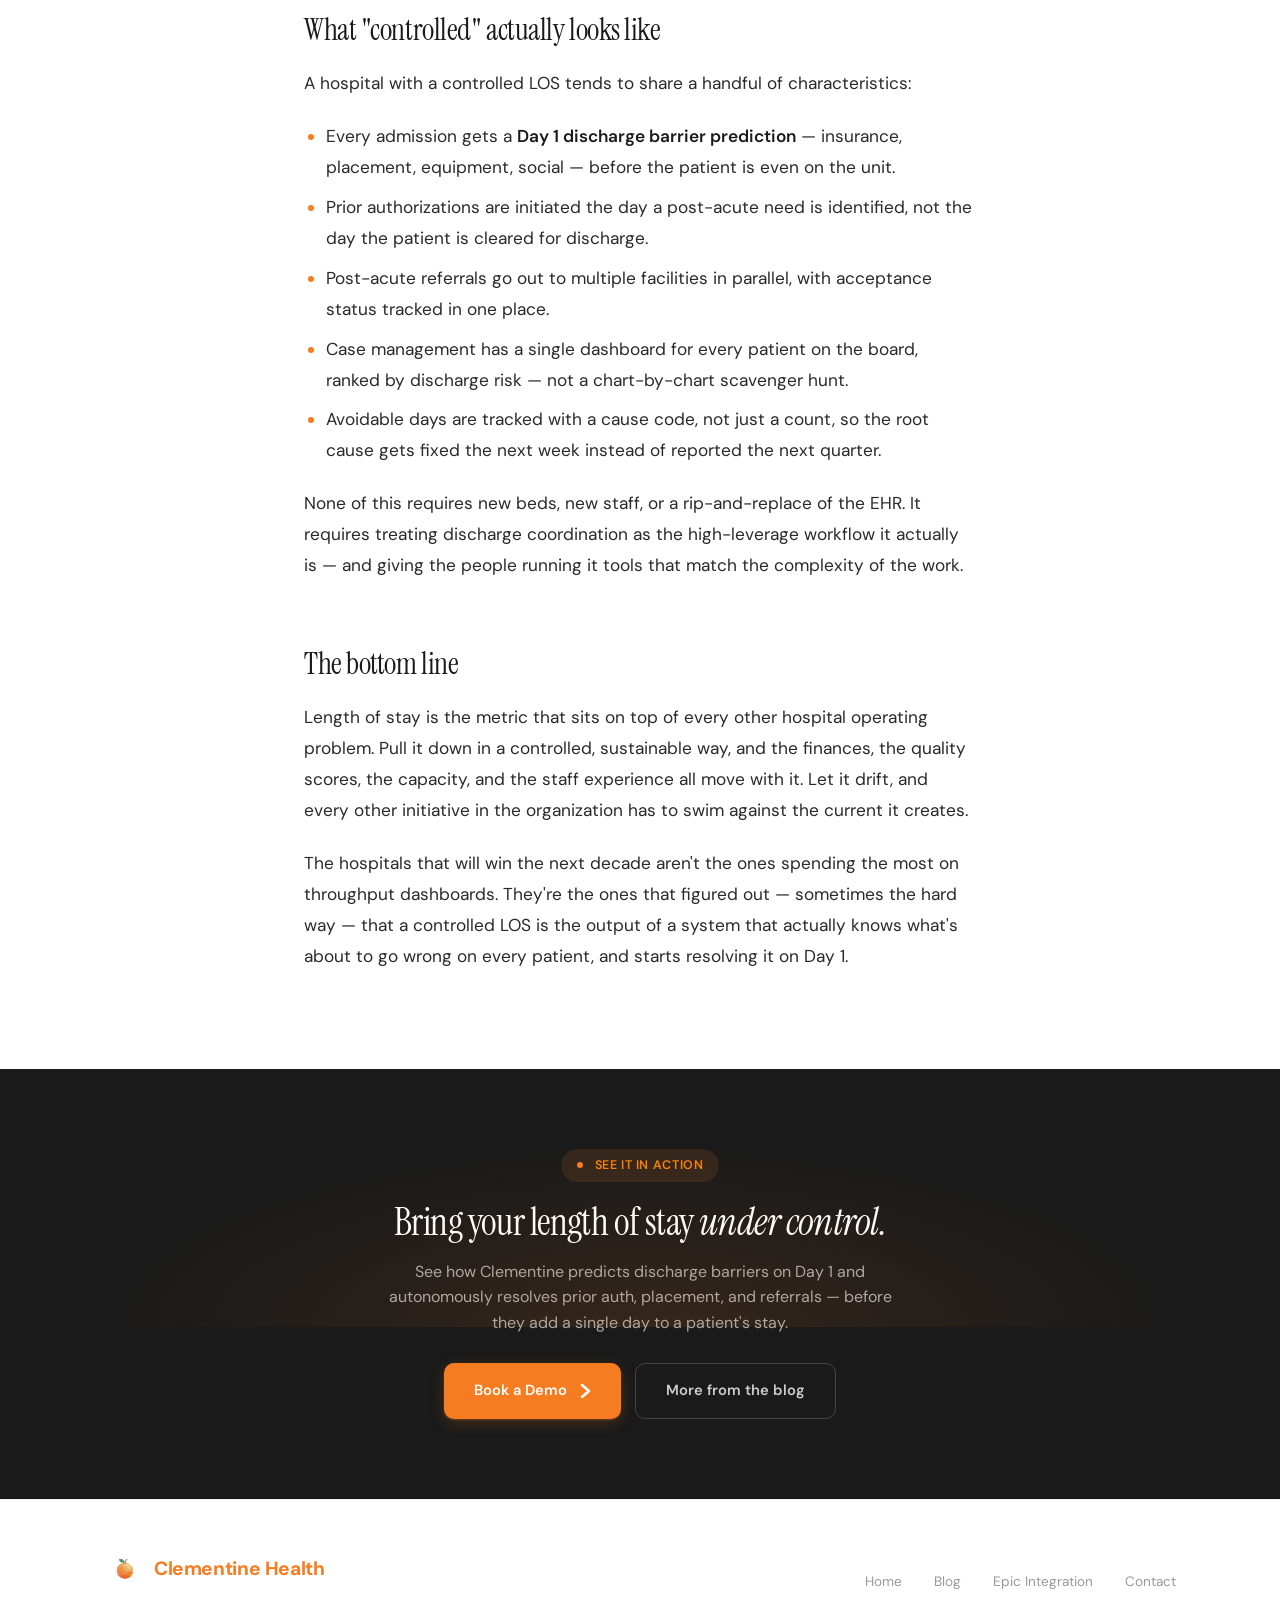
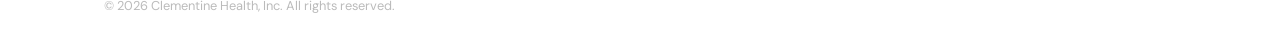
<file: blog/controlled-length-of-stay.html>
<!DOCTYPE html>
<html lang="en">
<head>
  <meta charset="UTF-8">
  <meta name="viewport" content="width=device-width, initial-scale=1.0">
  <title>The Case for a Controlled Length of Stay: How Better LOS Management Reshapes Hospital Performance | Clementine Health</title>
  <meta name="description" content="A controlled, shorter hospital length of stay (LOS) lowers cost per case, frees bed capacity, reduces hospital-acquired conditions, and eases staff burnout. Here's how modern hospitals are getting their LOS under control.">
  <meta name="keywords" content="hospital length of stay, reduce length of stay, LOS management, discharge planning, hospital throughput, case management, avoidable days, hospital bed capacity, discharge coordination, prior authorization, post-acute placement">
  <link rel="canonical" href="https://clementinehealth.app/blog/controlled-length-of-stay.html">
  <meta name="robots" content="index, follow, max-image-preview:large">
  <meta name="theme-color" content="#F57C20">
  <meta name="author" content="Ajer Sher">

  <!-- Open Graph -->
  <meta property="og:type" content="article">
  <meta property="og:site_name" content="Clementine Health">
  <meta property="og:title" content="The Case for a Controlled Length of Stay">
  <meta property="og:description" content="How better LOS management compounds across finance, clinical outcomes, and staff burnout — and the levers hospital leaders actually have to pull.">
  <meta property="og:url" content="https://clementinehealth.app/blog/controlled-length-of-stay.html">
  <meta property="og:image" content="https://clementinehealth.app/blog/covers/controlled-length-of-stay.svg">
  <meta property="article:published_time" content="2026-04-16T00:00:00Z">
  <meta property="article:author" content="Ajer Sher">
  <meta property="article:section" content="Hospital Operations">
  <meta property="article:tag" content="Length of Stay">
  <meta property="article:tag" content="Discharge Planning">
  <meta property="article:tag" content="Case Management">

  <!-- Twitter -->
  <meta name="twitter:card" content="summary_large_image">
  <meta name="twitter:title" content="The Case for a Controlled Length of Stay">
  <meta name="twitter:description" content="How better LOS management compounds across finance, clinical outcomes, and staff burnout.">
  <meta name="twitter:image" content="https://clementinehealth.app/blog/covers/controlled-length-of-stay.svg">

  <link rel="icon" href="../logo.png" type="image/png">
  <link rel="preconnect" href="https://fonts.googleapis.com">
  <link rel="preconnect" href="https://fonts.gstatic.com" crossorigin>
  <link href="https://fonts.googleapis.com/css2?family=DM+Sans:ital,opsz,wght@0,9..40,100..1000;1,9..40,100..1000&family=Instrument+Serif:ital@0;1&display=swap" rel="stylesheet">
  <link rel="stylesheet" href="blog.css">

  <!-- JSON-LD: Article -->
  <script type="application/ld+json">
  {
    "@context": "https://schema.org",
    "@type": "BlogPosting",
    "headline": "The Case for a Controlled Length of Stay: How Better LOS Management Reshapes Hospital Performance",
    "description": "A controlled, shorter hospital length of stay lowers cost per case, frees bed capacity, reduces hospital-acquired conditions, and eases staff burnout.",
    "image": "https://clementinehealth.app/blog/covers/controlled-length-of-stay.svg",
    "datePublished": "2026-04-16",
    "dateModified": "2026-04-16",
    "author": {
      "@type": "Person",
      "name": "Ajer Sher"
    },
    "publisher": {
      "@type": "Organization",
      "name": "Clementine Health",
      "logo": {
        "@type": "ImageObject",
        "url": "https://clementinehealth.app/logo.png"
      }
    },
    "mainEntityOfPage": {
      "@type": "WebPage",
      "@id": "https://clementinehealth.app/blog/controlled-length-of-stay.html"
    },
    "keywords": "length of stay, LOS, hospital discharge, discharge planning, case management, hospital throughput"
  }
  </script>
</head>
<body>

  <!-- Nav -->
  <nav class="nav" id="nav">
    <div class="container nav-inner">
      <a href="../index.html" class="wordmark">
        <span class="wordmark-icon"><img src="../logo.png" alt="Clementine Health"></span>
        Clementine Health
      </a>
      <div class="nav-links" id="navLinks">
        <a href="../index.html#problems">Problem</a>
        <a href="../index.html#features">Features</a>
        <a href="../index.html#how-it-works">How It Works</a>
        <a href="index.html" class="active">Blog</a>
        <div class="nav-cta">
          <a href="https://calendly.com/ajers-uchicago/clementine-demo" target="_blank" rel="noopener" class="btn btn-primary btn-arrow">Book a Demo
            <svg width="14" height="14" fill="none" stroke="currentColor" stroke-width="2.5" stroke-linecap="round" stroke-linejoin="round"><path d="M5 1l7 6-7 6"/></svg>
          </a>
        </div>
      </div>
      <button class="mobile-toggle" id="mobileToggle" aria-label="Menu">
        <span></span><span></span><span></span>
      </button>
    </div>
  </nav>

  <article>

    <!-- Article hero -->
    <header class="article-hero">
      <div class="container article-hero-inner">
        <span class="label reveal">Hospital Operations · 7 min read</span>
        <h1 class="reveal reveal-d1">The case for a controlled <em class="text-orange" style="font-style: italic;">length of stay.</em></h1>
        <p class="lede reveal reveal-d2">Length of stay looks like a finance metric. It isn't. It's the single number that most closely tracks how well every part of a hospital is working together — and the biggest lever most leaders aren't pulling hard enough.</p>
        <div class="article-byline reveal reveal-d3">
          <span>By <strong>Ajer Sher</strong></span>
          <span class="dot"></span>
          <time datetime="2026-04-16">April 16, 2026</time>
        </div>
      </div>
    </header>

    <!-- Cover -->
    <div class="article-cover reveal">
      <div class="article-cover-frame">
        <img src="covers/controlled-length-of-stay.svg" alt="Illustration of hospital length of stay trending downward with Clementine Health branding">
      </div>
    </div>

    <!-- Body -->
    <div class="article-body">

      <p>In every hospital, there is a quiet tension between two clocks. The first is clinical — the time a patient actually needs to be in an acute-care bed. The second is operational — the time it takes for prior authorizations, post-acute placement, referrals, transportation, and internal handoffs to catch up. When those two clocks drift apart, the gap has a name: <strong>avoidable length of stay</strong>.</p>

      <p>The industry knows this gap is expensive. What's less appreciated is how much is actually hiding inside it — financially, clinically, and culturally. A controlled, consistently shorter length of stay (LOS) isn't just a cost-reduction story. It's a compounding advantage that reshapes how a hospital performs on every other metric that matters.</p>

      <h2>What a single avoidable day actually costs</h2>

      <p>Depending on the facility and case mix, the marginal cost of an inpatient day in the United States typically lands somewhere between <strong>$2,000 and $3,000</strong>. For most hospitals, a single avoidable day per discharge — across a census of several hundred patients — translates into seven- or eight-figure annual drag on operating margin.</p>

      <p>But the direct cost is often the smallest part of the picture. The real damage lives in four places:</p>

      <ul>
        <li><strong>Lost throughput.</strong> Every extra day an admitted patient occupies a bed is a day a new admission can't start. In capacity-constrained hospitals, that shows up as ED boarding, canceled electives, and diverted transfers — the highest-margin volume a hospital has.</li>
        <li><strong>Payer pressure.</strong> DRG-based reimbursement is largely fixed per case. Every day past the geometric mean LOS on a CMS MS-DRG is a day the hospital is paying for out of margin, not collecting for.</li>
        <li><strong>Clinical risk.</strong> The longer a patient stays, the higher the probability of a hospital-acquired condition, a fall, a medication error, deconditioning, or a delirium episode that resets their discharge plan entirely.</li>
        <li><strong>Staff burn.</strong> Case managers, social workers, and floor nurses absorb the coordination work for every stuck patient. Stuck patients are the loudest, hardest, most emotionally draining cases on the board.</li>
      </ul>

      <h2>Why LOS is a leading indicator, not a lagging one</h2>

      <p>Most hospital scorecards treat LOS as an outcome — something to measure after the quarter closes. That framing is backwards. LOS is a real-time read on how well upstream processes are functioning: admission risk stratification, documentation, prior auth turnaround, SNF and home-health referral cycles, transportation, pharmacy reconciliation, and communication between attendings and case managers.</p>

      <p>When LOS creeps up, it is almost never because clinical acuity changed overnight. It's because one or more of those upstream processes started dropping work on the floor. A controlled LOS is what it looks like when none of them are.</p>

      <blockquote>"Discharge should happen when patients are ready — not when the paperwork catches up."</blockquote>

      <h2>The compounding effects of a shorter LOS</h2>

      <h3>1. Bed capacity expands without building anything</h3>
      <p>A half-day reduction in average LOS across a 300-bed hospital effectively creates dozens of additional discharges per month — functionally equivalent to new bed capacity, at a fraction of the cost of construction or staffing. That capacity usually gets absorbed by higher-margin surgical and transfer volume, which is the fastest way to improve contribution margin without changing payer mix.</p>

      <h3>2. Readmissions often drop, not rise</h3>
      <p>There's an old concern that discharging sooner means bouncing back sooner. The data consistently shows the opposite when LOS is shortened through better coordination rather than shortcuts. Patients discharged on a clean, pre-planned trajectory — with the right post-acute setting, medications reconciled, durable medical equipment ordered, and a real follow-up appointment on the calendar — readmit less than patients who stayed an extra two days because a packet was sitting in a queue.</p>

      <h3>3. Clinical quality improves on its own</h3>
      <p>Shorter stays mean fewer lines, fewer catheter-days, less immobility, less delirium, less exposure to the hospital environment itself. CAUTI, CLABSI, C. diff, and falls are all partially dose-dependent on time in the bed. Hospitals that bring LOS under control often see hospital-acquired condition rates fall without running a separate quality improvement project against any of them.</p>

      <h3>4. Staff reclaim their day</h3>
      <p>Case management productivity is the single most under-measured lever in the discharge process. A case manager spending three hours on a phone tree for a single prior authorization is not available for the other fifteen patients on their list. When the coordination work is either automated or front-loaded to Day 1, the same team quietly handles more volume — and stops leaving at 7 p.m. to finish notes.</p>

      <div class="callout">
        <strong>A useful reframe:</strong> a controlled LOS isn't about pushing patients out faster. It's about making sure no patient stays a single day longer than they clinically need to — because the system failed to get ready for their discharge in time.
      </div>

      <h2>Where avoidable days actually come from</h2>

      <p>When we audit discharge data across hospital partners, the avoidable days almost always cluster in a small number of categories:</p>

      <ul>
        <li><strong>Prior authorization delays.</strong> Post-acute placements (SNF, IRF, LTACH), home health starts, and DME orders routinely wait 24–72 hours for a payer decision that could have been initiated on Day 1.</li>
        <li><strong>Late-breaking placement.</strong> A patient is discharge-ready on Wednesday morning; the SNF referral goes out Wednesday afternoon; the accepting facility doesn't have a bed until Friday.</li>
        <li><strong>Documentation mismatches.</strong> Referral packets missing the specific clinical documentation a payer or receiving facility needs, triggering a return-to-sender cycle.</li>
        <li><strong>Weekend and holiday decay.</strong> Processes that depend on business-hours staffing at payers, SNFs, or agencies simply stall from Friday afternoon to Monday morning.</li>
        <li><strong>Internal handoffs.</strong> Case managers not knowing a patient is discharge-eligible until rounds, then starting the coordination work from scratch.</li>
      </ul>

      <p>None of these are clinical problems. All of them are coordination problems. Which is why LOS responds so well to better coordination — and why the hospitals that have figured this out are pulling away from the rest of the field.</p>

      <h2>What "controlled" actually looks like</h2>

      <p>A hospital with a controlled LOS tends to share a handful of characteristics:</p>

      <ul>
        <li>Every admission gets a <strong>Day 1 discharge barrier prediction</strong> — insurance, placement, equipment, social — before the patient is even on the unit.</li>
        <li>Prior authorizations are initiated the day a post-acute need is identified, not the day the patient is cleared for discharge.</li>
        <li>Post-acute referrals go out to multiple facilities in parallel, with acceptance status tracked in one place.</li>
        <li>Case management has a single dashboard for every patient on the board, ranked by discharge risk — not a chart-by-chart scavenger hunt.</li>
        <li>Avoidable days are tracked with a cause code, not just a count, so the root cause gets fixed the next week instead of reported the next quarter.</li>
      </ul>

      <p>None of this requires new beds, new staff, or a rip-and-replace of the EHR. It requires treating discharge coordination as the high-leverage workflow it actually is — and giving the people running it tools that match the complexity of the work.</p>

      <h2>The bottom line</h2>

      <p>Length of stay is the metric that sits on top of every other hospital operating problem. Pull it down in a controlled, sustainable way, and the finances, the quality scores, the capacity, and the staff experience all move with it. Let it drift, and every other initiative in the organization has to swim against the current it creates.</p>

      <p>The hospitals that will win the next decade aren't the ones spending the most on throughput dashboards. They're the ones that figured out — sometimes the hard way — that a controlled LOS is the output of a system that actually knows what's about to go wrong on every patient, and starts resolving it on Day 1.</p>

    </div>

  </article>

  <!-- CTA -->
  <section class="article-cta">
    <div class="container">
      <span class="label"><span style="display:inline-block;width:6px;height:6px;border-radius:50%;background:#F57C20;margin-right:6px;"></span>See it in action</span>
      <h2>Bring your length of stay <em style="font-style:italic;">under control.</em></h2>
      <p>See how Clementine predicts discharge barriers on Day 1 and autonomously resolves prior auth, placement, and referrals — before they add a single day to a patient's stay.</p>
      <div class="cta-buttons">
        <a href="https://calendly.com/ajers-uchicago/clementine-demo" target="_blank" rel="noopener" class="btn btn-primary btn-arrow">Book a Demo
          <svg width="14" height="14" fill="none" stroke="currentColor" stroke-width="2.5" stroke-linecap="round" stroke-linejoin="round"><path d="M5 1l7 6-7 6"/></svg>
        </a>
        <a href="index.html" class="btn btn-secondary">More from the blog</a>
      </div>
    </div>
  </section>

  <!-- Footer -->
  <footer class="footer">
    <div class="container footer-inner">
      <div class="footer-left">
        <span class="wordmark">
          <span class="wordmark-icon"><img src="../logo.png" alt="Clementine Health"></span>
          Clementine Health
        </span>
        <p>&copy; 2026 Clementine Health, Inc. All rights reserved.</p>
      </div>
      <div class="footer-links">
        <a href="../index.html">Home</a>
        <a href="index.html">Blog</a>
        <a href="../integrations/epic/">Epic Integration</a>
        <a href="mailto:ajer@iclementine.com">Contact</a>
      </div>
    </div>
  </footer>

  <script>
    const observer = new IntersectionObserver((entries) => {
      entries.forEach(entry => {
        if (entry.isIntersecting) {
          entry.target.classList.add('visible');
          observer.unobserve(entry.target);
        }
      });
    }, { threshold: 0.12, rootMargin: '0px 0px -40px 0px' });
    document.querySelectorAll('.reveal').forEach(el => observer.observe(el));

    let ticking = false;
    window.addEventListener('scroll', () => {
      if (!ticking) {
        requestAnimationFrame(() => {
          document.getElementById('nav').classList.toggle('scrolled', window.scrollY > 10);
          ticking = false;
        });
        ticking = true;
      }
    });

    const toggle = document.getElementById('mobileToggle');
    const navLinks = document.getElementById('navLinks');
    toggle.addEventListener('click', () => navLinks.classList.toggle('open'));
  </script>
</body>
</html>
</file>
<file: blog/blog.css>
/* ── Clementine Blog — shared styles ── */
:root {
  --orange: #F57C20;
  --orange-deep: #E8740C;
  --orange-bright: #F5820D;
  --orange-glow: rgba(245, 124, 32, 0.12);
  --card-bg: #FDF0E2;
  --cream: #FFFBF5;
  --ink: #1a1a1a;
  --ink-light: #555;
  --ink-muted: #888;
  --border: rgba(0,0,0,0.06);
  --radius: 16px;
  --radius-sm: 10px;
}

*, *::before, *::after { box-sizing: border-box; margin: 0; padding: 0; }
html { scroll-behavior: smooth; -webkit-font-smoothing: antialiased; -moz-osx-font-smoothing: grayscale; overflow-x: hidden; }
body {
  font-family: 'DM Sans', system-ui, sans-serif;
  color: var(--ink);
  background: #fff;
  line-height: 1.6;
  overflow-x: hidden;
}
img { max-width: 100%; display: block; }
a { text-decoration: none; color: inherit; }

body::after {
  content: '';
  position: fixed;
  inset: 0;
  pointer-events: none;
  z-index: 9999;
  opacity: 0.018;
  background-image: url("data:image/svg+xml,%3Csvg viewBox='0 0 256 256' xmlns='http://www.w3.org/2000/svg'%3E%3Cfilter id='n'%3E%3CfeTurbulence type='fractalNoise' baseFrequency='0.9' numOctaves='4' stitchTiles='stitch'/%3E%3C/filter%3E%3Crect width='100%25' height='100%25' filter='url(%23n)'/%3E%3C/svg%3E");
}

.container { max-width: 1120px; margin: 0 auto; padding: 0 24px; }

/* ── Typography ── */
h1 {
  font-family: 'Instrument Serif', Georgia, serif;
  font-weight: 400;
  line-height: 1.08;
  letter-spacing: -0.02em;
}
h2 {
  font-family: 'Instrument Serif', Georgia, serif;
  font-weight: 400;
  line-height: 1.15;
  letter-spacing: -0.015em;
}
h3 {
  font-size: 1.15rem;
  font-weight: 600;
  line-height: 1.35;
  letter-spacing: -0.01em;
}
.text-orange { color: var(--orange); }

.label {
  display: inline-flex;
  align-items: center;
  gap: 6px;
  font-size: 0.78rem;
  font-weight: 600;
  letter-spacing: 0.05em;
  text-transform: uppercase;
  color: var(--orange-deep);
  background: var(--card-bg);
  padding: 7px 16px;
  border-radius: 100px;
}

/* ── Buttons ── */
.btn {
  display: inline-flex;
  align-items: center;
  gap: 10px;
  font-family: inherit;
  font-size: 0.92rem;
  font-weight: 600;
  padding: 15px 30px;
  border-radius: var(--radius-sm);
  border: none;
  cursor: pointer;
  transition: all 0.25s cubic-bezier(0.4, 0, 0.2, 1);
}
.btn-primary {
  background: var(--orange);
  color: #fff;
  box-shadow: 0 1px 2px rgba(245,124,32,0.3), 0 4px 16px rgba(245,124,32,0.2);
}
.btn-primary:hover {
  background: var(--orange-deep);
  transform: translateY(-2px);
  box-shadow: 0 4px 8px rgba(245,124,32,0.3), 0 12px 28px rgba(245,124,32,0.2);
}
.btn-secondary {
  background: #fff;
  color: var(--ink);
  border: 1.5px solid #e2e2e2;
}
.btn-secondary:hover {
  border-color: var(--orange);
  color: var(--orange);
  background: var(--cream);
}
.btn-arrow svg { transition: transform 0.25s cubic-bezier(0.4, 0, 0.2, 1); flex-shrink: 0; }
.btn-arrow:hover svg { transform: translateX(3px); }

/* ── Nav (shared) ── */
.nav {
  position: fixed;
  top: 0;
  left: 0;
  right: 0;
  z-index: 100;
  background: rgba(255,255,255,0.88);
  backdrop-filter: blur(16px) saturate(180%);
  -webkit-backdrop-filter: blur(16px) saturate(180%);
  border-bottom: 1px solid var(--border);
  transition: all 0.4s;
}
.nav.scrolled { box-shadow: 0 1px 20px rgba(0,0,0,0.05); }
.nav-inner {
  display: flex;
  align-items: center;
  justify-content: space-between;
  height: 68px;
}
.wordmark {
  font-family: 'DM Sans', sans-serif;
  font-size: 1.2rem;
  font-weight: 700;
  color: var(--orange);
  letter-spacing: -0.02em;
  display: flex;
  align-items: center;
  gap: 8px;
}
.wordmark-icon {
  width: 42px;
  height: 42px;
  display: flex;
  align-items: center;
  justify-content: center;
  flex-shrink: 0;
}
.wordmark-icon img { width: 100%; height: 100%; object-fit: contain; }
.nav-links { display: flex; align-items: center; gap: 36px; }
.nav-links a {
  font-size: 0.88rem;
  font-weight: 500;
  color: var(--ink-muted);
  transition: color 0.2s;
  position: relative;
}
.nav-links a:hover, .nav-links a.active { color: var(--ink); }
.nav-links a::after {
  content: '';
  position: absolute;
  bottom: -4px;
  left: 0;
  right: 0;
  height: 1.5px;
  background: var(--orange);
  transform: scaleX(0);
  transition: transform 0.25s cubic-bezier(0.4, 0, 0.2, 1);
  border-radius: 1px;
}
.nav-links a:hover::after, .nav-links a.active::after { transform: scaleX(1); }
.nav-cta { margin-left: 4px; }
.nav-cta .btn { padding: 10px 22px; font-size: 0.85rem; border-radius: 8px; }
.nav-cta .btn-primary { color: #fff !important; }
.mobile-toggle { display: none; background: none; border: none; cursor: pointer; padding: 8px; }
.mobile-toggle span { display: block; width: 20px; height: 1.5px; background: var(--ink); margin: 5px 0; border-radius: 2px; transition: all 0.3s; }

/* ── Blog index hero ── */
.blog-hero {
  padding: 160px 0 48px;
  position: relative;
  text-align: center;
}
.blog-hero::before {
  content: '';
  position: absolute;
  top: 0;
  left: 50%;
  transform: translateX(-50%);
  width: 120%;
  height: 100%;
  background: radial-gradient(ellipse 60% 50% at 50% 0%, var(--orange-glow) 0%, transparent 70%);
  pointer-events: none;
  z-index: -1;
}
.blog-hero .label { margin-bottom: 20px; }
.blog-hero h1 { font-size: clamp(2.5rem, 5.5vw, 4rem); }
.blog-hero h1 em { font-style: italic; color: var(--orange); }
.blog-hero p {
  font-size: clamp(1.05rem, 1.4vw, 1.2rem);
  color: var(--ink-light);
  line-height: 1.7;
  max-width: 640px;
  margin: 24px auto 0;
}

/* ── Post list ── */
.post-list {
  padding: 64px 0 120px;
}
.post-grid {
  display: grid;
  grid-template-columns: repeat(auto-fill, minmax(340px, 1fr));
  gap: 32px;
}
.post-card {
  display: flex;
  flex-direction: column;
  background: #fff;
  border: 1px solid var(--border);
  border-radius: 18px;
  overflow: hidden;
  transition: transform 0.3s ease, box-shadow 0.3s ease, border-color 0.3s ease;
}
.post-card:hover {
  transform: translateY(-4px);
  box-shadow: 0 18px 40px rgba(0,0,0,0.06), 0 6px 18px rgba(0,0,0,0.04);
  border-color: rgba(245,124,32,0.25);
}
.post-cover {
  aspect-ratio: 16 / 9;
  background: linear-gradient(135deg, #FDF0E2, #FFFBF5);
  overflow: hidden;
  position: relative;
}
.post-cover img, .post-cover svg {
  width: 100%;
  height: 100%;
  object-fit: cover;
  display: block;
}
.post-card-body {
  padding: 24px 26px 28px;
  display: flex;
  flex-direction: column;
  gap: 12px;
  flex: 1;
}
.post-meta {
  display: flex;
  align-items: center;
  gap: 10px;
  font-size: 0.78rem;
  color: var(--ink-muted);
  font-weight: 500;
}
.post-meta .tag {
  font-size: 0.68rem;
  font-weight: 600;
  text-transform: uppercase;
  letter-spacing: 0.05em;
  color: var(--orange-deep);
  background: var(--card-bg);
  padding: 4px 10px;
  border-radius: 100px;
}
.post-card h2 {
  font-size: 1.5rem;
  line-height: 1.2;
}
.post-card p {
  font-size: 0.94rem;
  color: var(--ink-light);
  line-height: 1.6;
}
.post-card-link {
  margin-top: auto;
  display: inline-flex;
  align-items: center;
  gap: 8px;
  font-size: 0.88rem;
  font-weight: 600;
  color: var(--orange);
  padding-top: 8px;
}
.post-card-link svg { transition: transform 0.25s ease; }
.post-card:hover .post-card-link svg { transform: translateX(4px); }

/* ── Article page ── */
.article-hero {
  padding: 140px 0 40px;
  background: linear-gradient(180deg, #FFFBF5 0%, #fff 100%);
  border-bottom: 1px solid var(--border);
}
.article-hero-inner { max-width: 820px; margin: 0 auto; text-align: center; }
.article-hero .label { margin-bottom: 20px; }
.article-hero h1 {
  font-size: clamp(2.25rem, 4.5vw, 3.5rem);
  margin-bottom: 20px;
}
.article-hero .lede {
  font-size: clamp(1.05rem, 1.35vw, 1.2rem);
  color: var(--ink-light);
  line-height: 1.65;
  max-width: 680px;
  margin: 0 auto 28px;
}
.article-byline {
  display: flex;
  align-items: center;
  justify-content: center;
  gap: 12px;
  flex-wrap: wrap;
  font-size: 0.88rem;
  color: var(--ink-muted);
}
.article-byline .dot {
  width: 3px;
  height: 3px;
  border-radius: 50%;
  background: var(--ink-muted);
}
.article-byline strong { color: var(--ink); font-weight: 600; }

.article-cover {
  max-width: 980px;
  margin: 0 auto;
  padding: 0 24px;
  margin-top: -20px;
  position: relative;
  z-index: 2;
}
.article-cover-frame {
  border-radius: 20px;
  overflow: hidden;
  box-shadow: 0 24px 60px rgba(0,0,0,0.08), 0 8px 24px rgba(0,0,0,0.05);
  aspect-ratio: 16 / 9;
  background: linear-gradient(135deg, #FDF0E2, #FFFBF5);
}
.article-cover-frame img, .article-cover-frame svg {
  width: 100%;
  height: 100%;
  object-fit: cover;
  display: block;
}

/* ── Article body ── */
.article-body {
  max-width: 720px;
  margin: 0 auto;
  padding: 72px 24px 96px;
  font-size: 1.08rem;
  line-height: 1.8;
  color: #2a2a2a;
}
.article-body > * + * { margin-top: 1.25em; }
.article-body h2 {
  font-size: 1.85rem;
  margin-top: 2.2em;
  margin-bottom: 0.4em;
  color: var(--ink);
}
.article-body h3 {
  font-family: 'DM Sans', sans-serif;
  font-size: 1.1rem;
  font-weight: 700;
  margin-top: 1.8em;
  margin-bottom: 0.3em;
  color: var(--ink);
  letter-spacing: -0.005em;
}
.article-body p { color: #2a2a2a; }
.article-body a {
  color: var(--orange-deep);
  border-bottom: 1px solid rgba(245,124,32,0.3);
  transition: border-color 0.2s;
}
.article-body a:hover { border-color: var(--orange); }
.article-body ul, .article-body ol {
  padding-left: 1.3em;
}
.article-body li { margin-bottom: 0.5em; }
.article-body li::marker { color: var(--orange); }
.article-body blockquote {
  border-left: 3px solid var(--orange);
  padding: 8px 0 8px 24px;
  margin: 1.5em 0;
  font-family: 'Instrument Serif', Georgia, serif;
  font-size: 1.5rem;
  line-height: 1.35;
  color: var(--ink);
  font-style: italic;
}
.article-body strong { color: var(--ink); font-weight: 600; }
.article-body .callout {
  background: var(--cream);
  border: 1px solid rgba(245,124,32,0.18);
  border-radius: 14px;
  padding: 22px 26px;
  margin: 1.8em 0;
  font-size: 1rem;
  line-height: 1.7;
  color: var(--ink-light);
}
.article-body .callout strong { color: var(--orange-deep); }

/* ── Article CTA ── */
.article-cta {
  background: var(--ink);
  color: #fff;
  text-align: center;
  padding: 80px 0;
  position: relative;
  overflow: hidden;
}
.article-cta::before {
  content: '';
  position: absolute;
  top: -40%;
  left: 50%;
  transform: translateX(-50%);
  width: 120%;
  height: 100%;
  background: radial-gradient(ellipse 50% 60% at 50% 100%, rgba(245,124,32,0.12) 0%, transparent 70%);
  pointer-events: none;
}
.article-cta h2 { color: #fff; font-size: clamp(1.75rem, 3vw, 2.5rem); margin-bottom: 14px; }
.article-cta p { color: #aaa; max-width: 520px; margin: 0 auto 28px; }
.article-cta .cta-buttons { display: flex; justify-content: center; gap: 14px; flex-wrap: wrap; }
.article-cta .label { background: rgba(245,124,32,0.12); color: #F5820D; margin-bottom: 18px; }
.article-cta .btn-secondary { background: transparent; border-color: #444; color: #ccc; }
.article-cta .btn-secondary:hover { border-color: var(--orange); color: var(--orange); background: rgba(245,124,32,0.05); }

/* ── Footer ── */
.footer {
  padding: 48px 0 36px;
  border-top: 1px solid #f0f0f0;
}
.footer-inner {
  display: flex;
  justify-content: space-between;
  align-items: center;
  flex-wrap: wrap;
  gap: 16px;
}
.footer-left .wordmark { margin-bottom: 6px; }
.footer-left p { font-size: 0.8rem; color: #bbb; }
.footer-links { display: flex; gap: 32px; }
.footer-links a { font-size: 0.85rem; color: #999; transition: color 0.2s; }
.footer-links a:hover { color: var(--orange); }

/* ── Reveal animations ── */
.reveal {
  opacity: 0;
  transform: translateY(20px);
  transition: opacity 0.7s cubic-bezier(0.4, 0, 0.2, 1), transform 0.7s cubic-bezier(0.4, 0, 0.2, 1);
}
.reveal.visible { opacity: 1; transform: translateY(0); }
.reveal-d1 { transition-delay: 0.08s; }
.reveal-d2 { transition-delay: 0.16s; }
.reveal-d3 { transition-delay: 0.24s; }

/* ── Responsive ── */
@media (max-width: 768px) {
  .nav-links { display: none; }
  .nav-links.open {
    display: flex;
    flex-direction: column;
    position: absolute;
    top: 68px;
    left: 0;
    right: 0;
    background: rgba(255,255,255,0.98);
    backdrop-filter: blur(16px);
    padding: 24px;
    border-bottom: 1px solid var(--border);
    box-shadow: 0 12px 32px rgba(0,0,0,0.06);
    gap: 16px;
  }
  .nav-links.open .nav-cta { margin-left: 0; }
  .mobile-toggle { display: block; }
  .blog-hero { padding: 130px 0 32px; }
  .article-hero { padding: 120px 0 32px; }
  .article-body { padding: 56px 20px 72px; font-size: 1.02rem; }
  .article-body h2 { font-size: 1.55rem; }
  .article-body blockquote { font-size: 1.25rem; padding-left: 18px; }
  .post-list { padding: 48px 0 80px; }
  .post-grid { gap: 24px; grid-template-columns: 1fr; }
  .footer-inner { flex-direction: column; text-align: center; }
  .footer-links { justify-content: center; flex-wrap: wrap; gap: 20px; }
}
</file>
